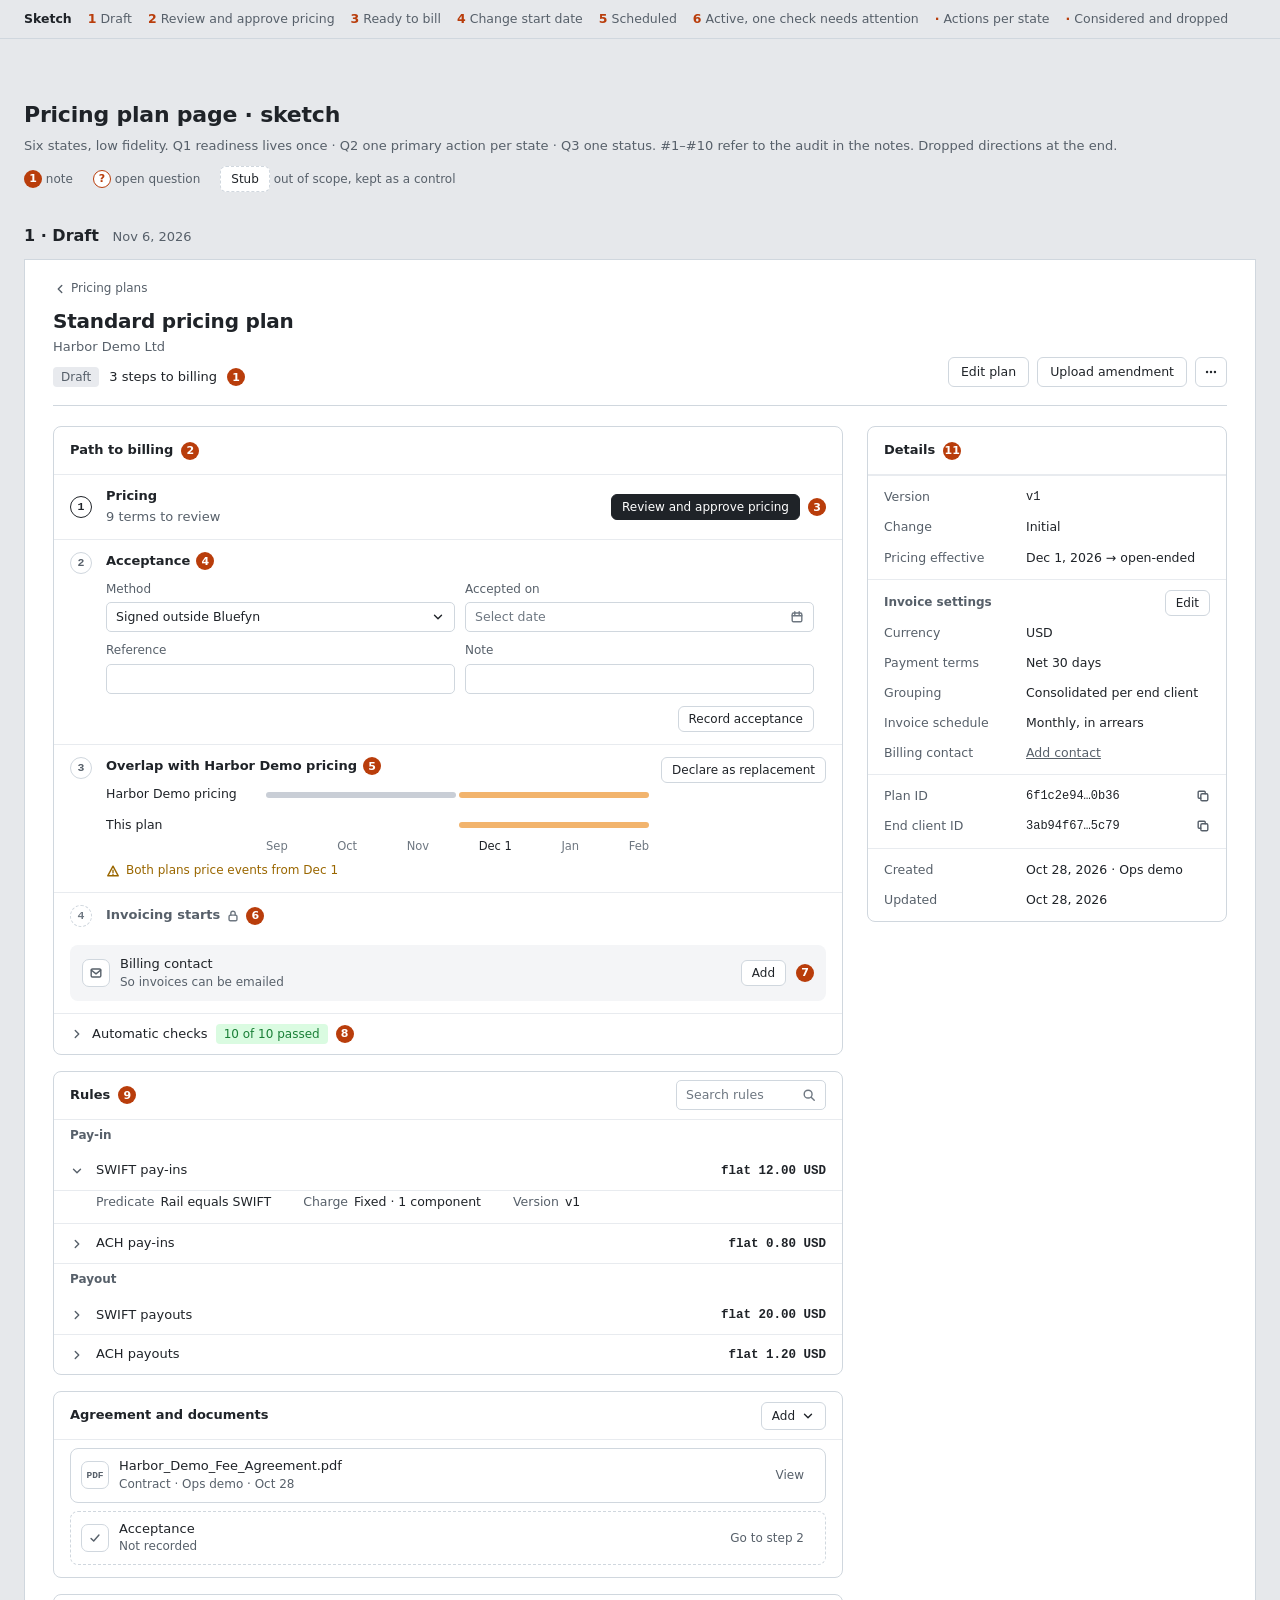
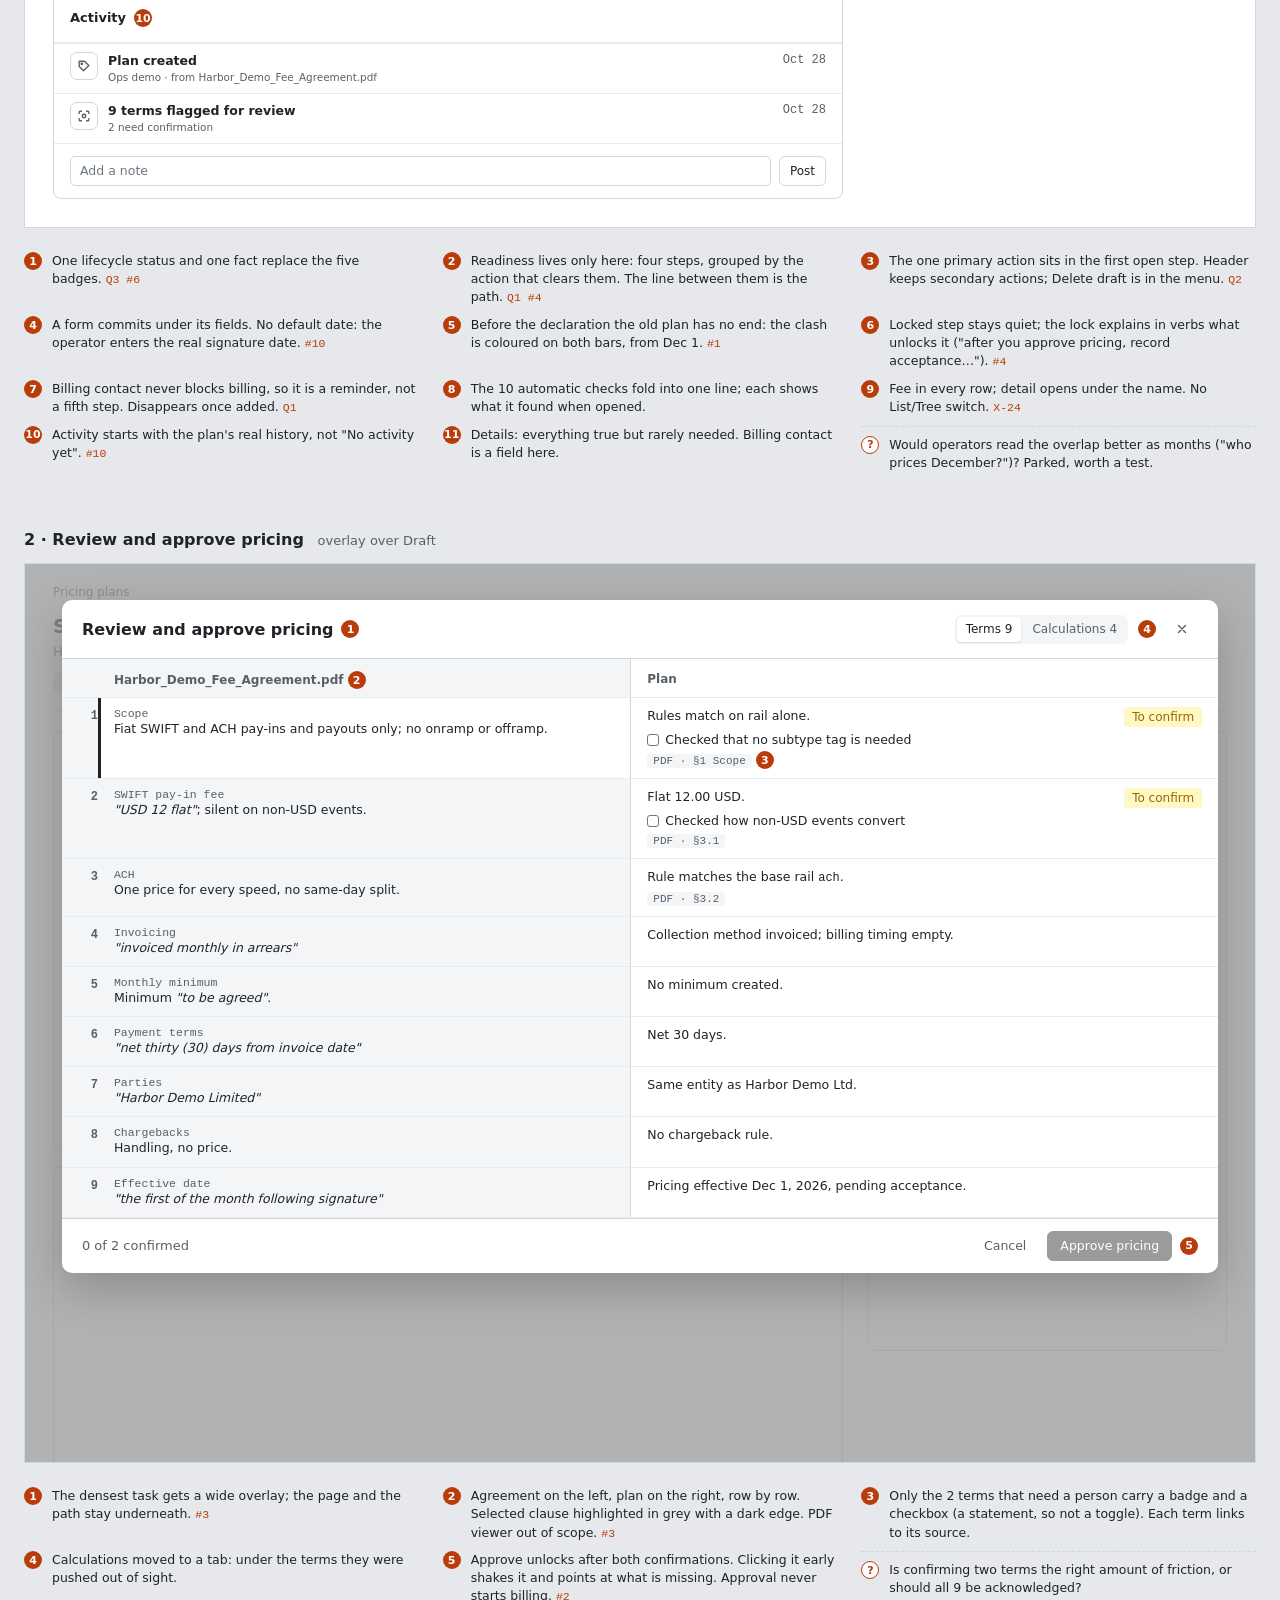
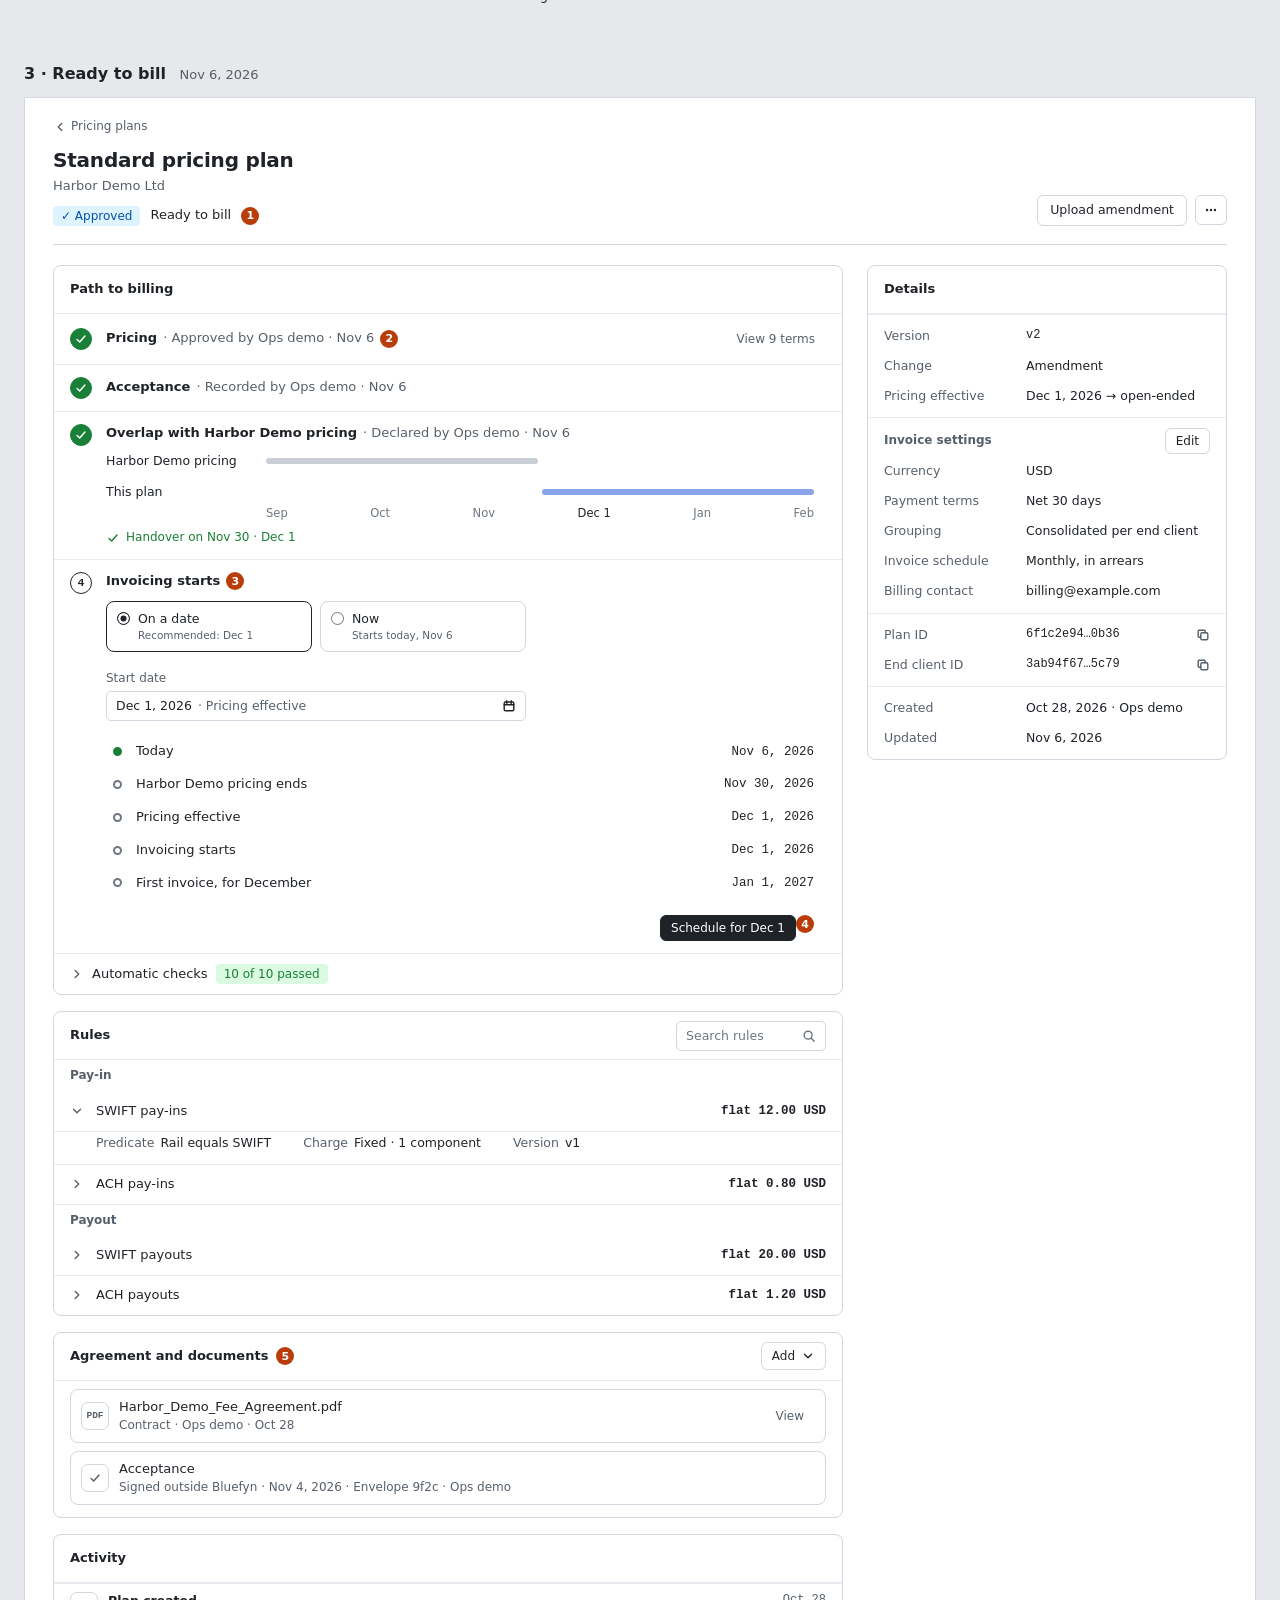
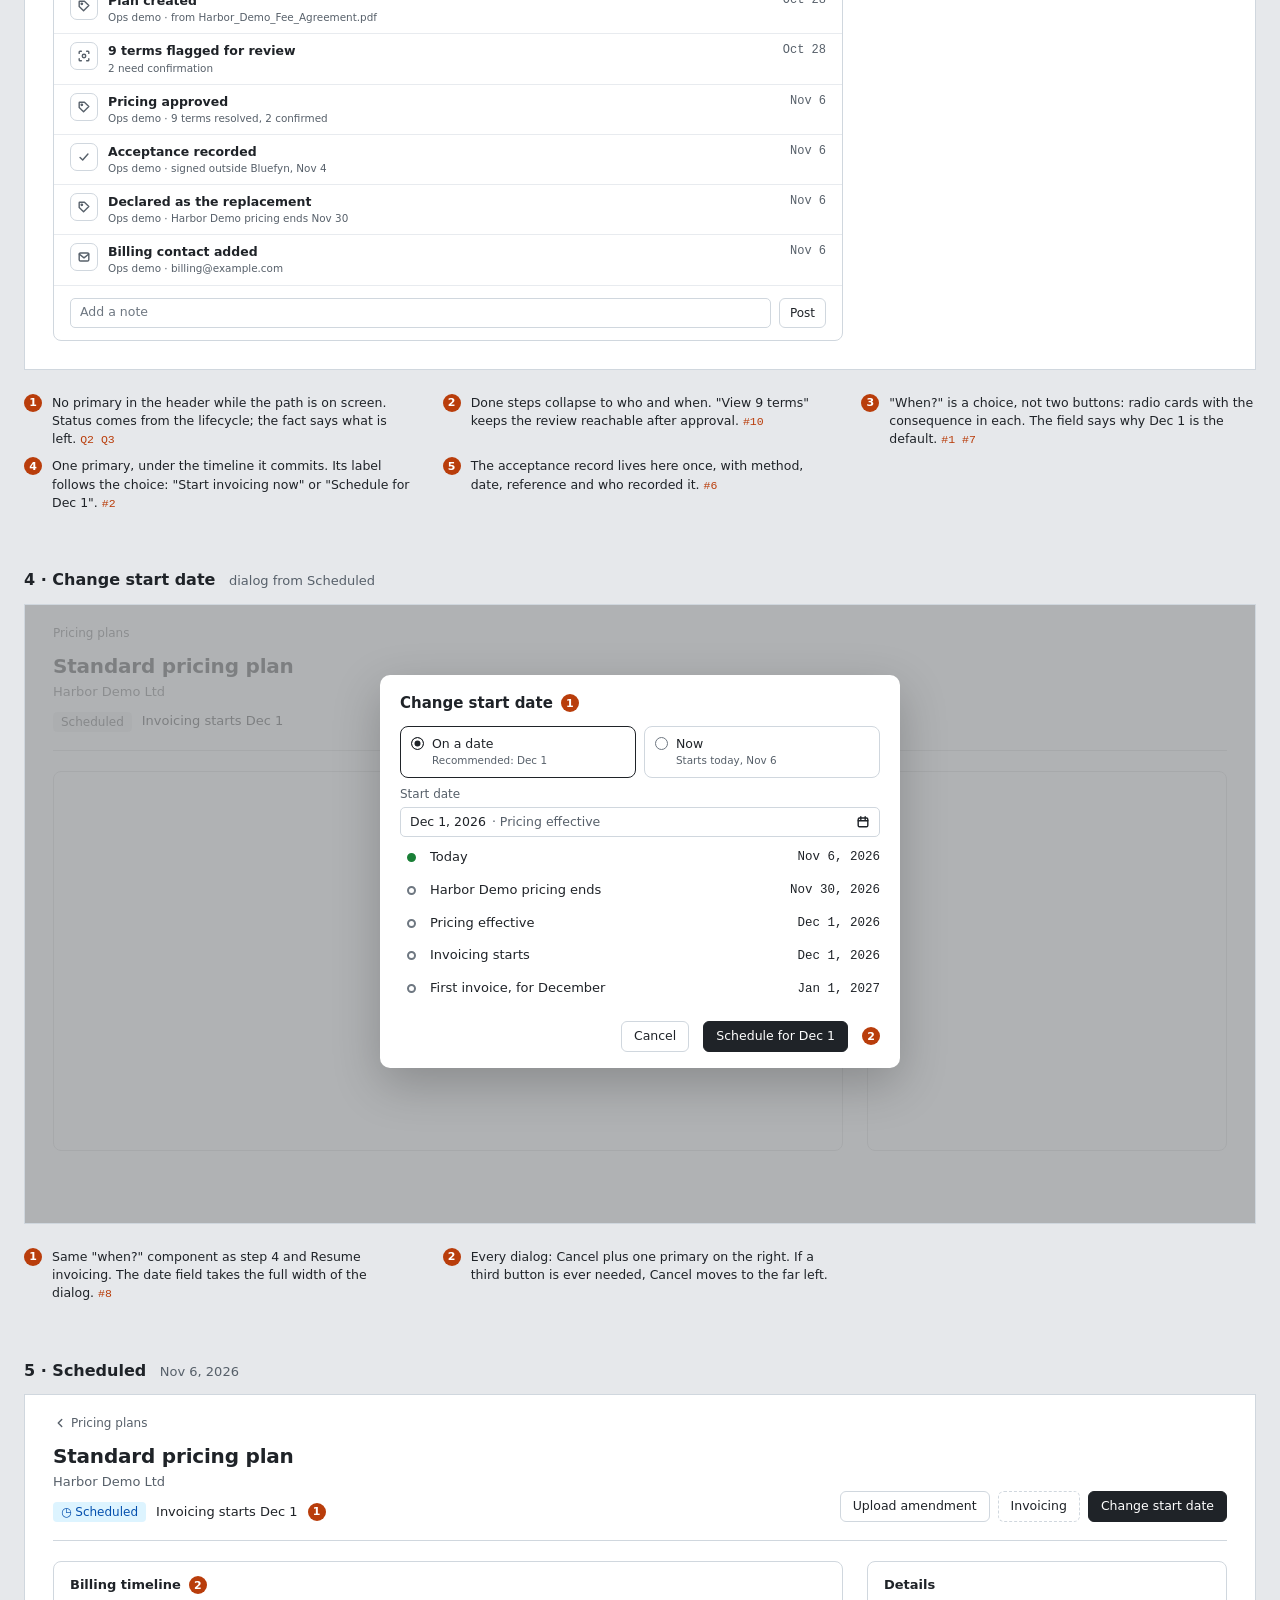
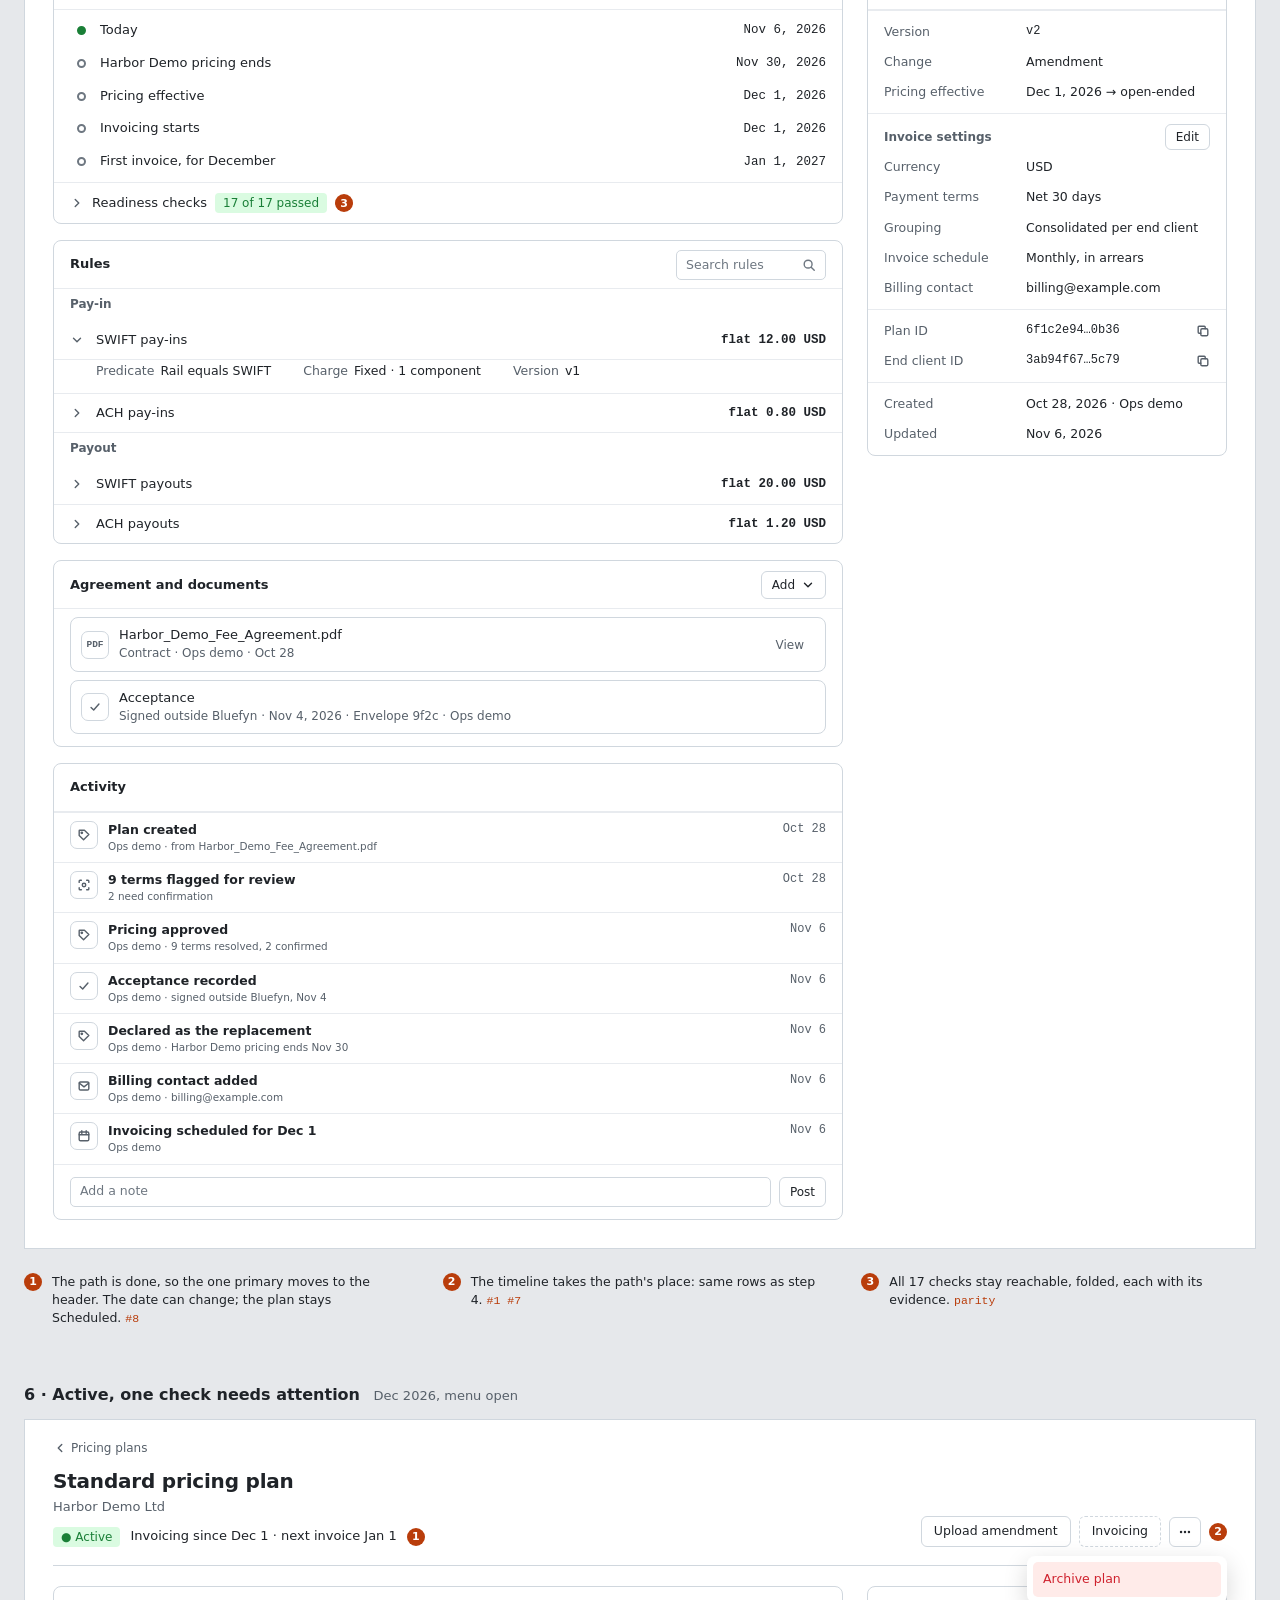
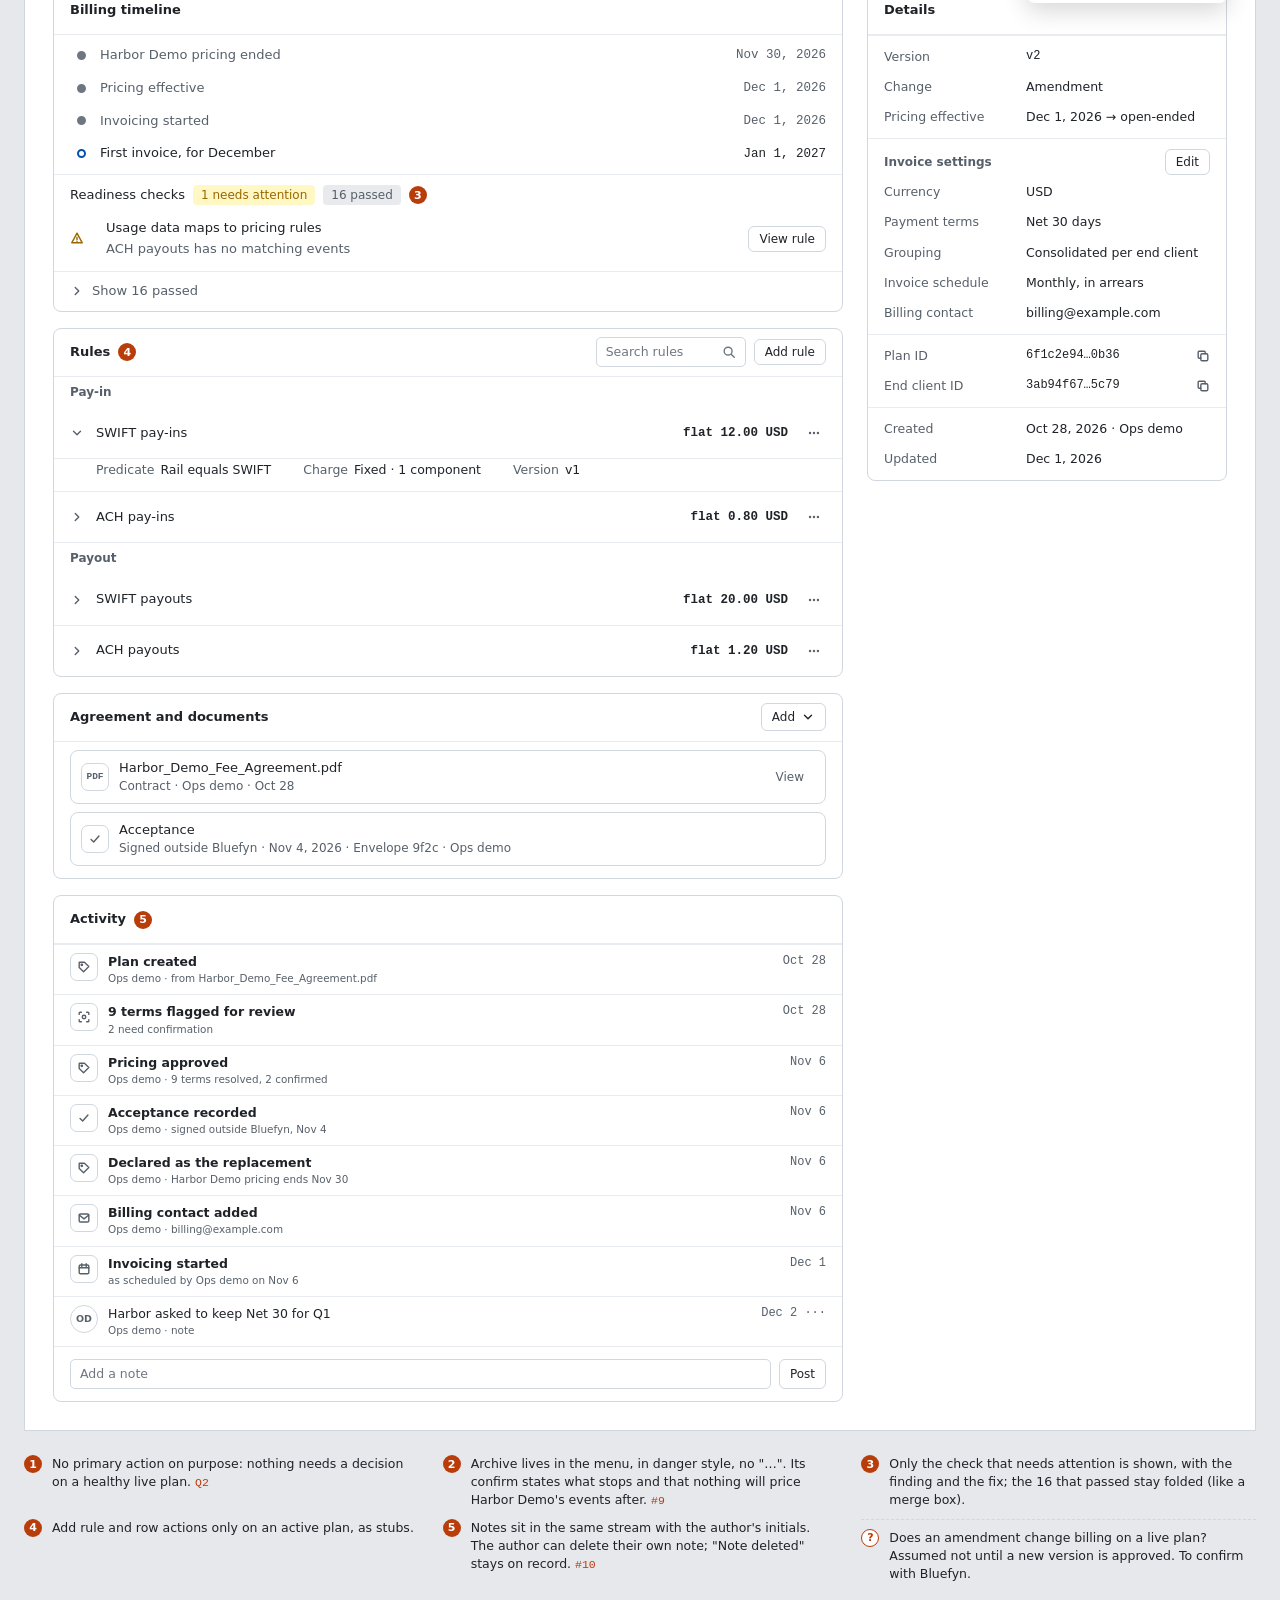
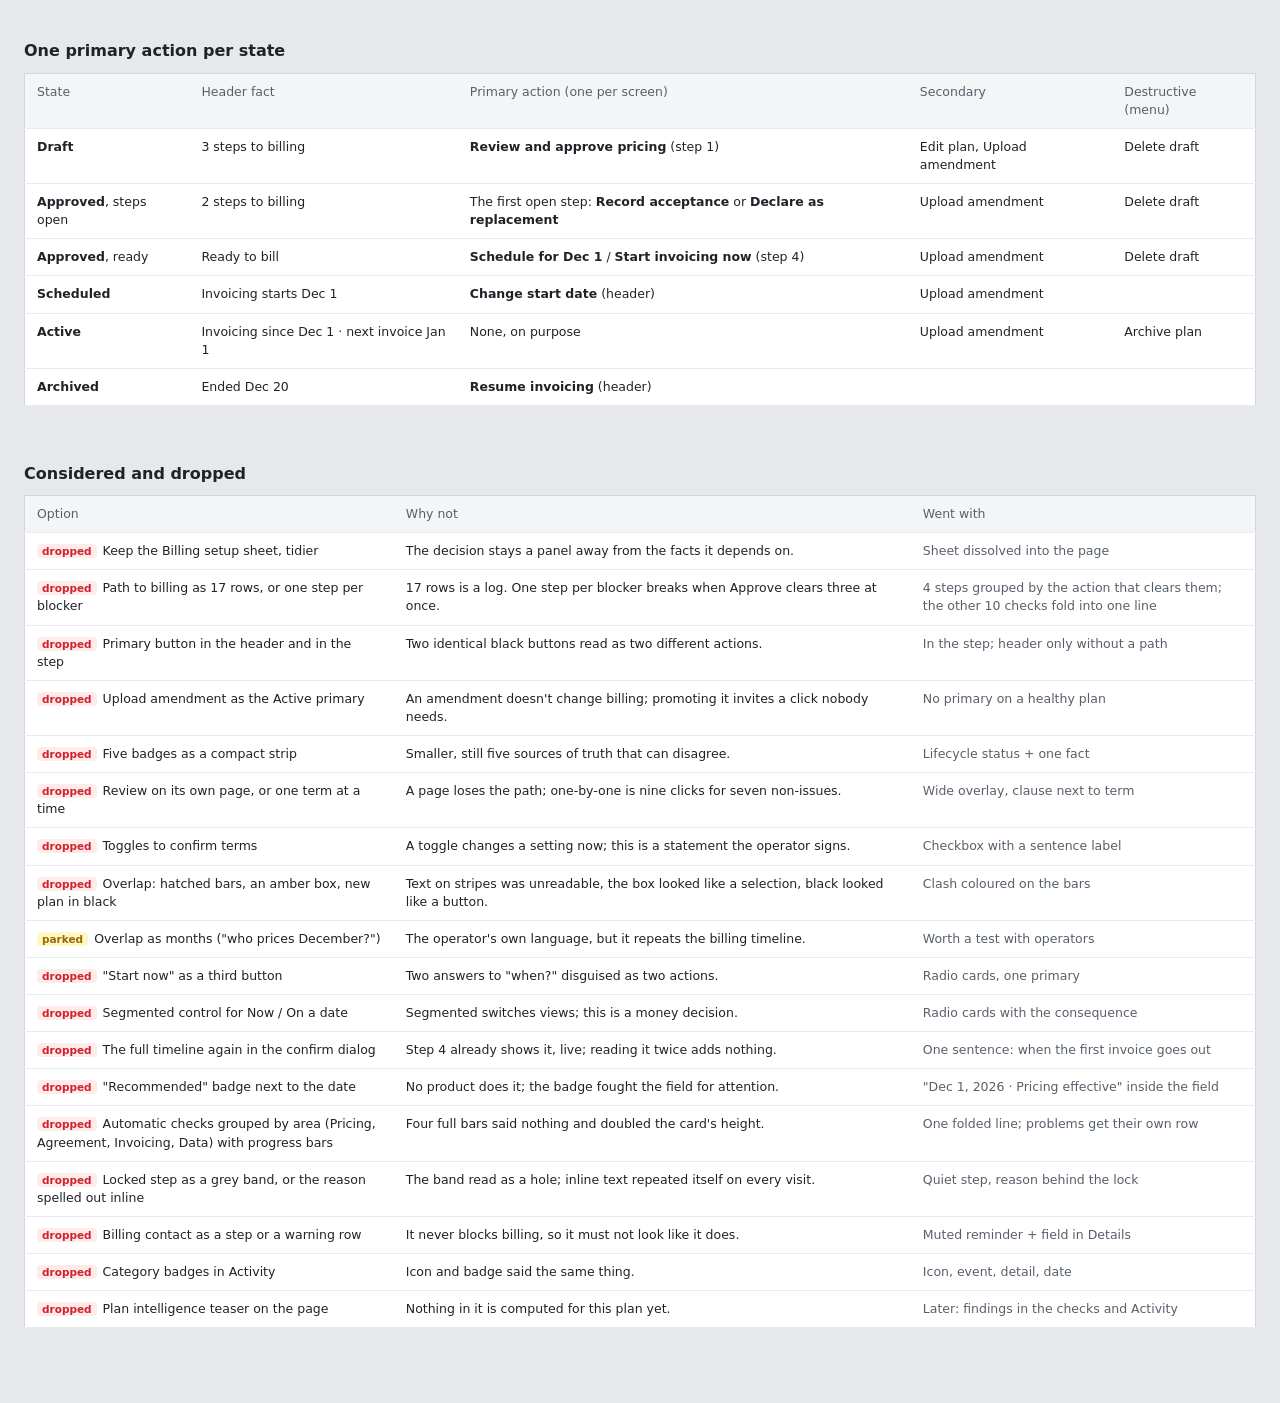
<file: sketch.html>
<!doctype html>
<html lang="en">
<head>
<meta charset="utf-8">
<meta name="viewport" content="width=device-width, initial-scale=1">
<title>Pricing plan page · sketch</title>
<link rel="icon" type="image/svg+xml" href="data:image/svg+xml,%3Csvg xmlns='http://www.w3.org/2000/svg' viewBox='0 0 329 320'%3E%3Cg fill='%23171717'%3E%3Cpath d='M0 0L132 0L154.8 152L136.2 152C119.7 152 109.2 152 94.966 141.886C77.823 129.705 66.504 110.84 54.156 90.261Z'/%3E%3Cpath d='M303.8 152L171.8 152L149 0L167.6 0C184.1 0 194.6 0 208.834 10.114C225.977 22.295 237.296 41.16 249.644 61.739Z'/%3E%3Cpath d='M25.2 168L157.2 168L180 320L161.4 320C144.9 320 134.4 320 120.166 309.886C103.023 297.705 91.704 278.84 79.356 258.261Z'/%3E%3Cpath d='M329 320L197 320L174.2 168L192.8 168C209.3 168 219.8 168 234.034 178.114C251.177 190.295 262.496 209.16 274.844 229.739Z'/%3E%3C/g%3E%3C/svg%3E">
<style>
  :root {
    --canvas: #e6e8eb;
    --surface: #ffffff;
    --block: #f4f5f7;
    --block-2: #e8eaee;
    --ink: #1f2328;
    --dim: #57606a;
    --faint: #6e7781;
    --line: #d0d7de;
    --line-soft: #e8ebef;
    --info: #0550ae;
    --info-bg: #ddf4ff;
    --success: #1a7f37;
    --success-bg: #dafbe1;
    --warn: #9a6700;
    --danger: #cf222e;
    --danger-bg: #ffebe9;
    --pin: #b93d0b;
    --mono: ui-monospace, "SF Mono", SFMono-Regular, Menlo, Consolas, monospace;
    --sans: -apple-system, BlinkMacSystemFont, "Inter", "Segoe UI", system-ui, sans-serif;
  }
  * { box-sizing: border-box; }
  body { margin: 0; background: var(--canvas); color: var(--ink); font: 13px/1.45 var(--sans); }
  .doc { width: 1640px; margin: 0 auto; padding: 40px 0 80px; }
  .doc-head { margin: 0 0 32px; }
  .doc-head h1 { font-size: 22px; margin: 0 0 6px; letter-spacing: -0.01em; }
  .doc-head p { margin: 0; color: var(--dim); }
  .doc-key { display: flex; gap: 20px; margin-top: 10px; color: var(--dim); font-size: 12px; align-items: center; }
  .mono { font-family: var(--mono); font-size: 12px; }
  .dim { color: var(--dim); }
  .ico { width: 14px; height: 14px; fill: none; stroke: currentColor; stroke-width: 1.6; stroke-linecap: round; stroke-linejoin: round; vertical-align: -2px; flex: none; }

  .screen { margin: 0 0 56px; }
  .screen > h2 { font-size: 16px; margin: 0 0 12px; }
  .screen > h2 > span { font-weight: 400; color: var(--dim); font-size: 13px; margin-left: 8px; }
  .row { display: flex; gap: 40px; align-items: flex-start; }
  .frame { width: 1280px; flex: none; background: var(--surface); border: 1px solid var(--line); position: relative; overflow: hidden; }
  .notes { width: 320px; flex: none; font-size: 12.5px; }
  .notes ol { list-style: none; margin: 0; padding: 0; display: grid; gap: 9px; }
  .notes li { display: grid; grid-template-columns: 24px 1fr; gap: 4px; }
  .notes .refs { color: var(--pin); font-family: var(--mono); font-size: 11.5px; margin-left: 4px; }
  .notes li.q { border-top: 1px dashed var(--line); padding-top: 9px; }

  .pin { display: inline-grid; place-items: center; width: 18px; height: 18px; border-radius: 50%; background: var(--pin); color: #fff; font: 600 11px/1 var(--sans); vertical-align: middle; flex: none; }
  .pin.q { background: var(--surface); color: var(--pin); border: 1.5px solid var(--pin); }

  /* app */
  .app { padding: 20px 28px 28px; }
  .crumb { color: var(--dim); font-size: 12px; margin-bottom: 10px; display: flex; align-items: center; gap: 4px; }
  .head-row { display: flex; justify-content: space-between; align-items: flex-end; gap: 24px; padding-bottom: 18px; border-bottom: 1px solid var(--line); }
  .head-row h1 { font-size: 20px; margin: 0; letter-spacing: -0.01em; }
  .client { color: var(--dim); margin-top: 2px; }
  .state { display: flex; align-items: center; gap: 10px; margin-top: 10px; font-weight: 500; }
  .actions { display: flex; gap: 8px; align-items: center; position: relative; }

  .btn { display: inline-flex; align-items: center; gap: 6px; font: 500 12.5px/1 var(--sans); border: 1px solid var(--line); background: var(--surface); color: var(--ink); padding: 8px 12px; border-radius: 6px; white-space: nowrap; }
  .btn.primary { background: var(--ink); color: #fff; border-color: var(--ink); }
  .btn.sm { padding: 6px 10px; font-size: 12px; }
  .btn.icon { padding: 7px 8px; }
  .btn.ghost { border-color: transparent; background: transparent; color: var(--dim); }
  .btn.stub { border-style: dashed; }

  .badge { display: inline-block; font: 500 12px/1 var(--sans); padding: 4px 8px; border-radius: 4px; background: var(--block-2); color: var(--dim); }
  .badge.info { background: var(--info-bg); color: var(--info); }
  .badge.success { background: var(--success-bg); color: var(--success); }

  .grid { display: grid; grid-template-columns: 1fr 380px; gap: 24px; margin-top: 20px; }
  .col { display: grid; gap: 16px; align-content: start; }
  .card { border: 1px solid var(--line); border-radius: 8px; background: var(--surface); }
  .card-head { display: flex; justify-content: space-between; align-items: center; min-height: 48px; padding: 8px 16px; border-bottom: 1px solid var(--line-soft); gap: 12px; }
  .card-title { font-weight: 600; display: flex; align-items: center; gap: 8px; }

  /* path */
  .step { display: grid; grid-template-columns: 24px 1fr auto; gap: 12px; padding: 12px 16px; border-bottom: 1px solid var(--line-soft); align-items: center; }
  .step.top { align-items: start; }
  .stepno { width: 22px; height: 22px; border-radius: 50%; border: 1.5px solid var(--line); display: grid; place-items: center; font: 600 11.5px/1 var(--mono); color: var(--dim); }
  .step.done .stepno { background: var(--success); border-color: var(--success); color: #fff; }
  .step.locked { color: var(--dim); background: var(--block); }
  .step.locked .stepno { border-style: dashed; }
  .step-title { font-weight: 600; display: flex; align-items: center; gap: 6px; }
  .step-fact { color: var(--dim); margin-top: 2px; }
  .inline { margin-top: 10px; display: grid; gap: 10px; }
  .fields { display: grid; grid-template-columns: 1.5fr 1fr 1fr 1fr auto; gap: 10px; align-items: end; }
  .field label { display: block; font-size: 12px; color: var(--dim); margin-bottom: 4px; }
  .input { height: 30px; border: 1px solid var(--line); background: var(--surface); border-radius: 5px; padding: 6px 9px; font-size: 12.5px; display: flex; align-items: center; justify-content: space-between; color: var(--ink); }
  .input.empty { color: var(--faint); }
  .sub-row { display: flex; justify-content: space-between; align-items: center; padding: 10px 16px; gap: 12px; border-bottom: 1px solid var(--line-soft); }
  .sub-row:last-child { border-bottom: 0; }
  .sub-row .lead { display: flex; align-items: center; gap: 8px; }
  .warn { color: var(--warn); }

  /* overlap bars */
  .bars { display: grid; gap: 6px; }
  .bar { display: grid; grid-template-columns: 170px 1fr; gap: 10px; align-items: center; font-size: 12.5px; }
  .track { height: 22px; background: var(--block); border-radius: 4px; position: relative; }
  .fill { position: absolute; top: 2px; bottom: 2px; border-radius: 3px; background: var(--block-2); font: 11.5px/18px var(--mono); padding: 0 8px; color: var(--dim); white-space: nowrap; }
  .fill.new { background: var(--info-bg); color: var(--info); }

  /* timeline: label, date */
  .tl { list-style: none; margin: 0; padding: 4px 0; }
  .tl li { display: grid; grid-template-columns: 22px 1fr auto; gap: 8px; align-items: center; padding: 7px 16px; }
  .tl .dot { width: 9px; height: 9px; border-radius: 50%; border: 2px solid var(--faint); background: var(--surface); justify-self: center; }
  .tl li.past .dot { background: var(--faint); }
  .tl li.now .dot { border-color: var(--success); background: var(--success); }
  .tl li.next .dot { border-color: var(--info); }
  .tl .date { font-family: var(--mono); font-size: 12.5px; }
  .tl li.past { color: var(--dim); }
  .inline .tl li { padding-left: 0; padding-right: 0; }

  /* rules */
  .rule-tools { display: flex; align-items: center; gap: 8px; }
  .tabs { display: flex; gap: 2px; background: var(--block); border-radius: 6px; padding: 2px; }
  .tabs span { padding: 5px 9px; border-radius: 4px; font-size: 12px; color: var(--dim); }
  .tabs span b { font-family: var(--mono); font-weight: 500; margin-left: 4px; }
  .tabs span.on { background: var(--surface); color: var(--ink); box-shadow: 0 1px 2px rgba(31,35,40,.12); }
  .search { width: 150px; }
  .group-head { padding: 7px 16px; background: var(--block); font-size: 12px; font-weight: 600; color: var(--dim); border-bottom: 1px solid var(--line-soft); }
  .rule { display: grid; grid-template-columns: 16px 1fr auto auto; gap: 10px; padding: 10px 16px; border-bottom: 1px solid var(--line-soft); align-items: center; }
  .rule.with-menu { grid-template-columns: 16px 1fr auto auto 28px; }
  .rule:last-child { border-bottom: 0; }
  .rule .name { font-weight: 500; }
  .rule .fee { font-family: var(--mono); font-size: 12.5px; font-weight: 600; text-align: right; min-width: 120px; }
  .chip { display: inline-block; font: 11.5px/1 var(--mono); border: 1px solid var(--line); border-radius: 4px; padding: 3px 5px; color: var(--dim); }
  .rule-detail { display: grid; grid-template-columns: repeat(3, auto); justify-content: start; gap: 6px 32px; padding: 2px 16px 12px 42px; border-bottom: 1px solid var(--line-soft); font-size: 12.5px; }
  .rule-detail .k { color: var(--dim); margin-right: 6px; }

  /* kv lists */
  .kv { display: grid; grid-template-columns: 132px 1fr auto; gap: 10px; padding: 6px 16px; font-size: 12.5px; align-items: center; }
  .kv .k { color: var(--dim); }
  .sec { border-top: 1px solid var(--line-soft); padding: 6px 0; }
  .sec:first-child { border-top: 0; }
  .sec-head { display: flex; justify-content: space-between; align-items: center; padding: 4px 16px 2px; font-size: 12px; font-weight: 600; color: var(--dim); }
  .doc-row { display: flex; align-items: center; gap: 10px; padding: 10px 16px; border-bottom: 1px solid var(--line-soft); }
  .doc-row:last-child { border-bottom: 0; }
  .doc-row .k { width: 96px; color: var(--dim); display: flex; align-items: center; gap: 5px; }
  .doc-row .grow { flex: 1; }
  .act { display: grid; grid-template-columns: 96px 1fr; gap: 10px; padding: 8px 16px; border-top: 1px solid var(--line-soft); font-size: 12.5px; }
  .act .when { font-family: var(--mono); font-size: 12px; color: var(--dim); }
  .composer { display: flex; gap: 8px; padding: 12px 16px; }
  .composer .input { flex: 1; }
  .empty-line { padding: 10px 16px; border-top: 1px solid var(--line-soft); color: var(--dim); font-size: 12.5px; }

  /* overlays: elevation by shadow only */
  .dimmed { filter: grayscale(1); opacity: .35; }
  .scrim { position: absolute; inset: 0; background: rgba(31,35,40,.35); }
  .overlay { position: absolute; left: 40px; top: 36px; width: 1200px; background: var(--surface); border-radius: 10px; box-shadow: 0 16px 48px rgba(0,0,0,.22); overflow: hidden; }
  .ov-head { display: flex; justify-content: space-between; align-items: center; padding: 14px 20px; border-bottom: 1px solid var(--line); }
  .ov-head h2 { margin: 0; font-size: 16px; display: flex; align-items: center; gap: 8px; }
  .terms { display: grid; grid-template-columns: 36px 470px 1fr; }
  .terms > div { padding: 9px 16px; border-bottom: 1px solid var(--line-soft); font-size: 12.5px; }
  .terms .n { font: 600 12px/18px var(--mono); color: var(--dim); text-align: right; padding-right: 0; background: var(--block); }
  .terms .a { background: var(--block); border-right: 1px solid var(--line); }
  .terms .a i { font-style: italic; }
  .terms .a .ref { font: 11.5px var(--mono); color: var(--dim); display: block; }
  .terms .h { font-size: 12px; font-weight: 600; color: var(--dim); padding-top: 12px; padding-bottom: 8px; }
  .needs { color: var(--warn); font-weight: 500; display: block; margin-top: 2px; }
  .ov-sec { padding: 14px 20px 6px; }
  .ov-sec h4 { margin: 0 0 6px; font-size: 13px; }
  table.calc { width: 100%; border-collapse: collapse; font-size: 12.5px; }
  table.calc th { text-align: left; color: var(--dim); font-weight: 500; padding: 6px 8px; border-bottom: 1px solid var(--line); }
  table.calc td { padding: 6px 8px; border-bottom: 1px solid var(--line-soft); }
  table.calc .num { text-align: right; font-family: var(--mono); }
  .ov-foot { display: flex; justify-content: flex-end; align-items: center; padding: 12px 20px; border-top: 1px solid var(--line); gap: 14px; }
  .dialog { position: absolute; left: 50%; top: 140px; transform: translateX(-50%); width: 480px; background: var(--surface); border-radius: 10px; box-shadow: 0 16px 48px rgba(0,0,0,.22); }
  .dialog h2 { margin: 0; padding: 18px 20px 6px; font-size: 15px; display: flex; align-items: center; gap: 8px; }
  .dialog .tl li { padding-left: 20px; padding-right: 20px; }
  .menu { position: absolute; right: 0; top: 40px; width: 200px; background: var(--surface); border-radius: 8px; box-shadow: 0 8px 24px rgba(0,0,0,.16); padding: 6px; z-index: 2; }
  .menu .item { padding: 8px 10px; border-radius: 5px; font-size: 12.5px; color: var(--danger); background: var(--danger-bg); font-weight: 500; }

  /* legend */
  .legend { width: 1280px; }
  .legend h2 { font-size: 16px; margin: 0 0 10px; }
  .legend table { width: 100%; border-collapse: collapse; background: var(--surface); border: 1px solid var(--line); font-size: 12.5px; }
  .legend th, .legend td { text-align: left; padding: 9px 12px; border-bottom: 1px solid var(--line-soft); vertical-align: top; }
  .legend th { color: var(--dim); font-weight: 500; background: var(--block); }

  /* --- fluid layout, no horizontal scroll --- */
  .doc { width: auto; max-width: 1660px; padding: 0 24px 80px; }
  .doc-nav { position: sticky; top: 0; z-index: 10; background: rgba(230,232,235,.94); backdrop-filter: blur(6px); border-bottom: 1px solid var(--line); margin: 0 -24px 28px; padding: 10px 24px; display: flex; flex-wrap: wrap; gap: 4px 16px; font-size: 12.5px; }
  .doc-nav a { color: var(--dim); text-decoration: none; }
  .doc-nav a:hover { color: var(--ink); text-decoration: underline; }
  .doc-nav b { color: var(--pin); font-weight: 600; margin-right: 4px; }
  .doc-head { padding-top: 32px; }
  .row { flex-wrap: wrap; gap: 24px 32px; }
  .frame { width: auto; flex: 1 1 980px; max-width: 1280px; min-width: 0; }
  .notes { width: auto; flex: 1 1 280px; max-width: 360px; }
  @media (max-width: 1340px) { .notes { max-width: none; flex-basis: 100%; } .notes ol { grid-template-columns: repeat(auto-fill, minmax(300px, 1fr)); gap: 9px 24px; } }
  .grid { grid-template-columns: minmax(0,1fr) minmax(280px,360px); }
  @media (max-width: 1100px) { .grid { grid-template-columns: 1fr; } }
  .overlay { left: 3%; right: 3%; width: auto; }
  .terms { grid-template-columns: 36px minmax(0,1fr) minmax(0,1.1fr); }
  .dialog { width: min(520px, 90%); }
  .legend { width: auto; max-width: 1280px; margin-top: 56px; }
  .fields { grid-template-columns: repeat(2, minmax(0,1fr)); }
  .form-foot { display: flex; justify-content: flex-end; margin-top: 2px; }
  .step-title .ico.lock { color: var(--faint); }
  /* components */
  .bar2 { display: grid; grid-template-columns: 150px 1fr; gap: 10px; align-items: center; font-size: 12.5px; }
  .seg2 { position: relative; height: 6px; }
  .seg2 i { position: absolute; top: 0; bottom: 0; border-radius: 3px; }
  .ticks { display: grid; grid-template-columns: 150px 1fr; gap: 10px; font-size: 11.5px; color: var(--faint); margin-top: 4px; }
  .ticks div { display: flex; justify-content: space-between; }
  .ticks b { color: var(--ink); font-weight: 500; }
  .clash { color: var(--warn); font-size: 12px; font-weight: 500; display: flex; gap: 6px; align-items: center; margin-top: 8px; }
  .handover { color: var(--success); font-size: 12px; font-weight: 500; display: flex; gap: 6px; align-items: center; margin-top: 8px; }
  .item-muted { display: flex; align-items: center; gap: 10px; margin: 6px 16px 12px; padding: 10px 12px; border-radius: 8px; background: var(--block); }
  .tile { width: 28px; height: 28px; border-radius: 7px; display: grid; place-items: center; background: var(--surface); border: 1px solid var(--line); color: var(--dim); flex: none; font: 600 9.5px var(--mono); }
  .checks-line { display: flex; align-items: center; gap: 8px; padding: 10px 16px; border-top: 1px solid var(--line-soft); }
  .rcards { display: grid; grid-template-columns: 1fr 1fr; gap: 8px; }
  .rcard { border: 1px solid var(--line); border-radius: 8px; padding: 8px 10px; display: flex; gap: 8px; font-size: 12.5px; }
  .rcard.on { border: 1.5px solid var(--ink); }
  .rcard .r { width: 13px; height: 13px; border-radius: 50%; border: 1.5px solid var(--faint); margin-top: 2px; flex: none; }
  .rcard.on .r { border-color: var(--ink); box-shadow: inset 0 0 0 2.5px #fff; background: var(--ink); }
  .rcard small { display: block; color: var(--dim); }
  .doc-item { display: flex; align-items: center; gap: 10px; margin: 8px 16px; padding: 8px 10px; border: 1px solid var(--line); border-radius: 8px; }
  .doc-item.slot { border-style: dashed; }
  .doc-item small { display: block; color: var(--dim); font-size: 12px; }
  .ev { display: grid; grid-template-columns: 28px 1fr auto; gap: 10px; padding: 8px 16px; border-top: 1px solid var(--line-soft); font-size: 12.5px; align-items: start; }
  .ev small { display: block; color: var(--dim); }
  .ev .when { font-family: var(--mono); font-size: 12px; color: var(--dim); }
  .chk { display: flex; gap: 6px; align-items: center; margin-top: 6px; font-weight: 500; }
  .chk i { width: 12px; height: 12px; border: 1.5px solid var(--faint); border-radius: 3px; display: inline-block; }
  .src { display: inline-block; margin-top: 4px; font: 11px var(--mono); color: var(--dim); background: var(--block); border-radius: 4px; padding: 1px 6px; }
  .tabs2 { display: inline-flex; gap: 2px; background: var(--block); border-radius: 6px; padding: 2px; font-size: 12px; }
  .tabs2 span { padding: 4px 9px; border-radius: 4px; color: var(--dim); }
  .tabs2 span.on { background: var(--surface); color: var(--ink); box-shadow: 0 1px 2px rgba(31,35,40,.12); }
  .terms .hl { background: #fff; box-shadow: inset 3px 0 0 var(--ink); }
  .badge.warnb { background: #fff8c5; color: var(--warn); }
  .dropped table td:first-child { width: 30%; font-weight: 500; }
  .dropped table td.why { color: var(--ink); }
  .dropped table td.went { color: var(--dim); width: 28%; }
  .tag-x { font: 600 10.5px var(--sans); color: var(--danger); background: var(--danger-bg); border-radius: 4px; padding: 1px 5px; margin-right: 6px; }
  .tag-p { font: 600 10.5px var(--sans); color: var(--warn); background: #fff8c5; border-radius: 4px; padding: 1px 5px; margin-right: 6px; }
</style>
</head>
<body>
<svg width="0" height="0" style="position:absolute" aria-hidden="true">
  <symbol id="i-dots" viewBox="0 0 16 16"><circle cx="3.5" cy="8" r=".6"/><circle cx="8" cy="8" r=".6"/><circle cx="12.5" cy="8" r=".6"/></symbol>
  <symbol id="i-right" viewBox="0 0 16 16"><path d="M6 4l4 4-4 4"/></symbol>
  <symbol id="i-down" viewBox="0 0 16 16"><path d="M4 6l4 4 4-4"/></symbol>
  <symbol id="i-left" viewBox="0 0 16 16"><path d="M10 4L6 8l4 4"/></symbol>
  <symbol id="i-check" viewBox="0 0 16 16"><path d="M3.5 8.5l3 3 6-7"/></symbol>
  <symbol id="i-x" viewBox="0 0 16 16"><path d="M4 4l8 8M12 4l-8 8"/></symbol>
  <symbol id="i-warn" viewBox="0 0 16 16"><path d="M8 2.5l6 11H2z"/><path d="M8 7v3M8 12v.01"/></symbol>
  <symbol id="i-info" viewBox="0 0 16 16"><circle cx="8" cy="8" r="6"/><path d="M8 7.5V11M8 5v.01"/></symbol>
  <symbol id="i-copy" viewBox="0 0 16 16"><rect x="5.5" y="5.5" width="8" height="8" rx="1.5"/><path d="M10.5 5.5V3.5a1 1 0 00-1-1h-6a1 1 0 00-1 1v6a1 1 0 001 1h2"/></symbol>
  <symbol id="i-lock" viewBox="0 0 16 16"><rect x="3.5" y="7" width="9" height="6.5" rx="1.5"/><path d="M5.5 7V5a2.5 2.5 0 015 0v2"/></symbol>
  <symbol id="i-search" viewBox="0 0 16 16"><circle cx="7" cy="7" r="4.5"/><path d="M10.5 10.5L14 14"/></symbol>
  <symbol id="i-cal" viewBox="0 0 16 16"><rect x="2.5" y="3.5" width="11" height="10" rx="1.5"/><path d="M2.5 6.5h11M5.5 2v3M10.5 2v3"/></symbol>
  <symbol id="i-mail" viewBox="0 0 16 16"><rect x="2.5" y="3.5" width="11" height="9" rx="1.5"/><path d="M2.5 4.5L8 9l5.5-4.5"/></symbol>
  <symbol id="i-tag" viewBox="0 0 16 16"><path d="M2.5 8.5V3a.5.5 0 01.5-.5h5.5l5 5-6 6z"/><circle cx="5.5" cy="5.5" r=".8"/></symbol>
  <symbol id="i-scan" viewBox="0 0 16 16"><path d="M2.5 5V3.5a1 1 0 011-1H5M11 2.5h1.5a1 1 0 011 1V5M13.5 11v1.5a1 1 0 01-1 1H11M5 13.5H3.5a1 1 0 01-1-1V11"/><circle cx="8" cy="8" r="2"/></symbol>
  <symbol id="i-circlecheck" viewBox="0 0 16 16"><circle cx="8" cy="8" r="6"/><path d="M5.5 8.2l1.8 1.8 3.4-3.6"/></symbol>
</svg>
<div class="doc">
  <nav class="doc-nav"><span style="font-weight:600;color:var(--ink)">Sketch</span><a href="#draft"><b>1</b>Draft</a><a href="#review"><b>2</b>Review and approve pricing</a><a href="#ready"><b>3</b>Ready to bill</a><a href="#change"><b>4</b>Change start date</a><a href="#scheduled"><b>5</b>Scheduled</a><a href="#active"><b>6</b>Active, one check needs attention</a><a href="#actions"><b>·</b>Actions per state</a><a href="#dropped"><b>·</b>Considered and dropped</a></nav>
  <header class="doc-head">
    <h1>Pricing plan page · sketch</h1>
    <p>Six states, low fidelity. Q1 readiness lives once · Q2 one primary action per state · Q3 one status. #1–#10 refer to the audit in the notes. Dropped directions at the end.</p>
    <div class="doc-key"><span><span class="pin">1</span> note</span><span><span class="pin q">?</span> open question</span><span><span class="btn sm stub">Stub</span> out of scope, kept as a control</span></div>
  </header>
  <section class="screen" id="draft"><h2>1 · Draft <span>Nov 6, 2026</span></h2><div class="row"><div class="frame"><div class="app">
<div class="crumb"><svg class="ico"><use href="#i-left"/></svg>Pricing plans</div>
<div class="head-row">
  <div><h1>Standard pricing plan</h1><div class="client">Harbor Demo Ltd</div><div class="state"><span class="badge">Draft</span>3 steps to billing <span class="pin">1</span></div></div>
  <div class="actions"><button class="btn">Edit plan</button><button class="btn">Upload amendment</button><button class="btn icon" aria-label="More"><svg class="ico"><use href="#i-dots"/></svg></button></div>
</div>
<div class="grid"><div class="col">
  <div class="card">
    <div class="card-head"><span class="card-title">Path to billing <span class="pin">2</span></span></div>
    <div class="step"><div class="stepno" style="border-color:var(--ink);color:var(--ink)">1</div><div><div class="step-title">Pricing</div><div class="step-fact">9 terms to review</div></div><span class="actions"><button class="btn primary sm">Review and approve pricing</button> <span class="pin">3</span></span></div>
    <div class="step top"><div class="stepno">2</div><div>
      <div class="step-title">Acceptance <span class="pin">4</span></div>
      <div class="inline"><div class="fields">
        <div class="field"><label>Method</label><div class="input">Signed outside Bluefyn <svg class="ico"><use href="#i-down"/></svg></div></div>
        <div class="field"><label>Accepted on</label><div class="input empty">Select date <svg class="ico"><use href="#i-cal"/></svg></div></div>
        <div class="field"><label>Reference</label><div class="input empty">&nbsp;</div></div>
        <div class="field"><label>Note</label><div class="input empty">&nbsp;</div></div>
      </div><div class="form-foot"><button class="btn sm">Record acceptance</button></div></div>
    </div><span></span></div>
    <div class="step top"><div class="stepno">3</div><div>
      <div class="step-title">Overlap with Harbor Demo pricing <span class="pin">5</span></div><div style="margin-top:10px">
  <div class="bar2"><span>Harbor Demo pricing</span><div class="seg2"><i style="left:0;width:49.6%;background:#c9ced6"></i><i style="left:50.4%;right:0;background:#f2b46d"></i></div></div>
  <div class="bar2" style="margin-top:12px"><span>This plan</span><div class="seg2"><i style="left:50.4%;right:0;background:#f2b46d"></i></div></div>
  <div class="ticks"><span></span><div><span>Sep</span><span>Oct</span><span>Nov</span><b>Dec 1</b><span>Jan</span><span>Feb</span></div></div>
  <div class="clash"><svg class="ico"><use href="#i-warn"/></svg>Both plans price events from Dec 1</div>
</div>
    </div><span class="actions" style="align-self:start"><button class="btn sm">Declare as replacement</button></span></div>
    <div class="step" style="border-bottom:0"><div class="stepno" style="border-style:dashed;color:var(--faint)">4</div><div class="step-title" style="color:var(--dim)">Invoicing starts <svg class="ico lock"><use href="#i-lock"/></svg> <span class="pin">6</span></div><span></span></div>
    <div class="item-muted"><span class="tile"><svg class="ico"><use href="#i-mail"/></svg></span><div style="flex:1">Billing contact<div class="dim" style="font-size:12px">So invoices can be emailed</div></div><button class="btn sm">Add</button> <span class="pin">7</span></div>
    <div class="checks-line"><svg class="ico dim"><use href="#i-right"/></svg><span>Automatic checks</span><span class="badge success">10 of 10 passed</span> <span class="pin">8</span></div>
  </div>
  <div class="card">
  <div class="card-head"><span class="card-title">Rules <span class="pin">9</span></span><span class="rule-tools"><span class="input empty search"><span>Search rules</span><svg class="ico"><use href="#i-search"/></svg></span></span></div>
  <div class="group-head" style="background:none;border-bottom:0">Pay-in</div>
  <div class="rule"><svg class="ico dim"><use href="#i-down"/></svg><span class="name">SWIFT pay-ins</span><span></span><span class="fee">flat 12.00 USD</span></div>
  <div class="rule-detail"><span><span class="k">Predicate</span>Rail equals SWIFT</span><span><span class="k">Charge</span>Fixed · 1 component</span><span><span class="k">Version</span>v1</span></div>
  <div class="rule"><svg class="ico dim"><use href="#i-right"/></svg><span class="name">ACH pay-ins</span><span></span><span class="fee">flat 0.80 USD</span></div>
  <div class="group-head" style="background:none;border-bottom:0">Payout</div>
  <div class="rule"><svg class="ico dim"><use href="#i-right"/></svg><span class="name">SWIFT payouts</span><span></span><span class="fee">flat 20.00 USD</span></div>
  <div class="rule"><svg class="ico dim"><use href="#i-right"/></svg><span class="name">ACH payouts</span><span></span><span class="fee">flat 1.20 USD</span></div>
</div>
  <div class="card">
  <div class="card-head"><span class="card-title">Agreement and documents</span><button class="btn sm">Add <svg class="ico"><use href="#i-down"/></svg></button></div>
  <div class="doc-item"><span class="tile">PDF</span><div style="flex:1">Harbor_Demo_Fee_Agreement.pdf<small>Contract · Ops demo · Oct 28</small></div><button class="btn sm ghost">View</button></div>
  <div class="doc-item slot"><span class="tile"><svg class="ico"><use href="#i-check"/></svg></span><div style="flex:1">Acceptance<small>Not recorded</small></div><button class="btn sm ghost">Go to step 2</button></div>
  <div style="height:4px"></div>
</div>
  <div class="card">
  <div class="card-head"><span class="card-title">Activity <span class="pin">10</span></span></div>
  <div class="ev"><span class="tile"><svg class="ico"><use href="#i-tag"/></svg></span><div><b>Plan created</b><small>Ops demo · from Harbor_Demo_Fee_Agreement.pdf</small></div><span class="when">Oct 28</span></div><div class="ev"><span class="tile"><svg class="ico"><use href="#i-scan"/></svg></span><div><b>9 terms flagged for review</b><small>2 need confirmation</small></div><span class="when">Oct 28</span></div>
  <div class="composer" style="border-top:1px solid var(--line-soft)"><div class="input empty">Add a note</div><button class="btn sm">Post</button></div>
</div>
</div><div class="col"><div class="card">
  <div class="card-head"><span class="card-title">Details <span class="pin">11</span></span></div>
  <div class="sec">
    <div class="kv"><span class="k">Version</span><span class="mono">v1</span></div>
    <div class="kv"><span class="k">Change</span><span>Initial</span></div>
    <div class="kv"><span class="k">Pricing effective</span><span>Dec 1, 2026 → open-ended</span></div>
  </div>
  <div class="sec">
    <div class="sec-head">Invoice settings <button class="btn sm">Edit</button></div>
    <div class="kv"><span class="k">Currency</span><span>USD</span></div>
    <div class="kv"><span class="k">Payment terms</span><span>Net 30 days</span></div>
    <div class="kv"><span class="k">Grouping</span><span>Consolidated per end client</span></div>
    <div class="kv"><span class="k">Invoice schedule</span><span>Monthly, in arrears</span></div>
    <div class="kv"><span class="k">Billing contact</span><span><a class="dim" style="text-decoration:underline">Add contact</a></span></div>
  </div>
  <div class="sec">
    <div class="kv"><span class="k">Plan ID</span><span class="mono">6f1c2e94…0b36</span><svg class="ico dim"><use href="#i-copy"/></svg></div>
    <div class="kv"><span class="k">End client ID</span><span class="mono">3ab94f67…5c79</span><svg class="ico dim"><use href="#i-copy"/></svg></div>
  </div>
  <div class="sec">
    <div class="kv"><span class="k">Created</span><span>Oct 28, 2026 · Ops demo</span></div>
    <div class="kv"><span class="k">Updated</span><span>Oct 28, 2026</span></div>
  </div>
</div></div></div>
</div></div><aside class="notes"><ol><li><span class="pin">1</span><span>One lifecycle status and one fact replace the five badges.<span class="refs">Q3 #6</span></span></li><li><span class="pin">2</span><span>Readiness lives only here: four steps, grouped by the action that clears them. The line between them is the path.<span class="refs">Q1 #4</span></span></li><li><span class="pin">3</span><span>The one primary action sits in the first open step. Header keeps secondary actions; Delete draft is in the menu.<span class="refs">Q2</span></span></li><li><span class="pin">4</span><span>A form commits under its fields. No default date: the operator enters the real signature date.<span class="refs">#10</span></span></li><li><span class="pin">5</span><span>Before the declaration the old plan has no end: the clash is coloured on both bars, from Dec 1.<span class="refs">#1</span></span></li><li><span class="pin">6</span><span>Locked step stays quiet; the lock explains in verbs what unlocks it ("after you approve pricing, record acceptance…").<span class="refs">#4</span></span></li><li><span class="pin">7</span><span>Billing contact never blocks billing, so it is a reminder, not a fifth step. Disappears once added.<span class="refs">Q1</span></span></li><li><span class="pin">8</span><span>The 10 automatic checks fold into one line; each shows what it found when opened.</span></li><li><span class="pin">9</span><span>Fee in every row; detail opens under the name. No List/Tree switch.<span class="refs">X-24</span></span></li><li><span class="pin">10</span><span>Activity starts with the plan's real history, not "No activity yet".<span class="refs">#10</span></span></li><li><span class="pin">11</span><span>Details: everything true but rarely needed. Billing contact is a field here.</span></li><li class="q"><span class="pin q">?</span><span>Would operators read the overlap better as months ("who prices December?")? Parked, worth a test.</span></li></ol></aside></div></section><section class="screen" id="review"><h2>2 · Review and approve pricing <span>overlay over Draft</span></h2><div class="row"><div class="frame" style="height:900px">
  <div class="app dimmed"><div class="crumb">Pricing plans</div><div class="head-row"><div><h1>Standard pricing plan</h1><div class="client">Harbor Demo Ltd</div><div class="state"><span class="badge">Draft</span>3 steps to billing</div></div></div><div class="grid"><div class="col"><div class="card" style="height:420px"></div><div class="card" style="height:300px"></div></div><div class="col"><div class="card" style="height:620px"></div></div></div></div>
  <div class="scrim"></div>
  <div class="overlay">
    <div class="ov-head"><h2>Review and approve pricing <span class="pin">1</span></h2><span style="display:flex;gap:10px;align-items:center"><span class="tabs2"><span class="on">Terms 9</span><span>Calculations 4</span></span> <span class="pin">4</span><button class="btn icon ghost" aria-label="Close"><svg class="ico"><use href="#i-x"/></svg></button></span></div>
    <div class="terms">
      <div class="n h"></div><div class="a h">Harbor_Demo_Fee_Agreement.pdf <span class="pin">2</span></div><div class="h">Plan</div>
      <div class="n">1</div><div class="a hl"><span class="ref">Scope</span>Fiat SWIFT and ACH pay-ins and payouts only; no onramp or offramp.</div><div>Rules match on rail alone. <span class="badge warnb" style="float:right">To confirm</span><div class="chk"><i></i>Checked that no subtype tag is needed</div><span class="src">PDF · §1 Scope</span> <span class="pin">3</span></div>
      <div class="n">2</div><div class="a"><span class="ref">SWIFT pay-in fee</span><i>"USD 12 flat"</i>; silent on non-USD events.</div><div>Flat 12.00 USD. <span class="badge warnb" style="float:right">To confirm</span><div class="chk"><i></i>Checked how non-USD events convert</div><span class="src">PDF · §3.1</span></div>
      <div class="n">3</div><div class="a"><span class="ref">ACH</span>One price for every speed, no same-day split.</div><div>Rule matches the base rail <span class="mono">ach</span>.<br><span class="src">PDF · §3.2</span></div>
      <div class="n">4</div><div class="a"><span class="ref">Invoicing</span><i>"invoiced monthly in arrears"</i></div><div>Collection method invoiced; billing timing empty.</div>
      <div class="n">5</div><div class="a"><span class="ref">Monthly minimum</span>Minimum <i>"to be agreed"</i>.</div><div>No minimum created.</div>
      <div class="n">6</div><div class="a"><span class="ref">Payment terms</span><i>"net thirty (30) days from invoice date"</i></div><div>Net 30 days.</div>
      <div class="n">7</div><div class="a"><span class="ref">Parties</span><i>"Harbor Demo Limited"</i></div><div>Same entity as Harbor Demo Ltd.</div>
      <div class="n">8</div><div class="a"><span class="ref">Chargebacks</span>Handling, no price.</div><div>No chargeback rule.</div>
      <div class="n">9</div><div class="a"><span class="ref">Effective date</span><i>"the first of the month following signature"</i></div><div>Pricing effective Dec 1, 2026, pending acceptance.</div>
    </div>
    <div class="ov-foot" style="justify-content:space-between"><span class="dim">0 of 2 confirmed</span><span style="display:flex;gap:8px;align-items:center"><button class="btn ghost">Cancel</button><button class="btn primary" style="opacity:.45">Approve pricing</button> <span class="pin">5</span></span></div>
  </div>
</div><aside class="notes"><ol><li><span class="pin">1</span><span>The densest task gets a wide overlay; the page and the path stay underneath.<span class="refs">#3</span></span></li><li><span class="pin">2</span><span>Agreement on the left, plan on the right, row by row. Selected clause highlighted in grey with a dark edge. PDF viewer out of scope.<span class="refs">#3</span></span></li><li><span class="pin">3</span><span>Only the 2 terms that need a person carry a badge and a checkbox (a statement, so not a toggle). Each term links to its source.</span></li><li><span class="pin">4</span><span>Calculations moved to a tab: under the terms they were pushed out of sight.</span></li><li><span class="pin">5</span><span>Approve unlocks after both confirmations. Clicking it early shakes it and points at what is missing. Approval never starts billing.<span class="refs">#2</span></span></li><li class="q"><span class="pin q">?</span><span>Is confirming two terms the right amount of friction, or should all 9 be acknowledged?</span></li></ol></aside></div></section><section class="screen" id="ready"><h2>3 · Ready to bill <span>Nov 6, 2026</span></h2><div class="row"><div class="frame"><div class="app">
<div class="crumb"><svg class="ico"><use href="#i-left"/></svg>Pricing plans</div>
<div class="head-row">
  <div><h1>Standard pricing plan</h1><div class="client">Harbor Demo Ltd</div><div class="state"><span class="badge info">✓ Approved</span>Ready to bill <span class="pin">1</span></div></div>
  <div class="actions"><button class="btn">Upload amendment</button><button class="btn icon" aria-label="More"><svg class="ico"><use href="#i-dots"/></svg></button></div>
</div>
<div class="grid"><div class="col">
  <div class="card">
    <div class="card-head"><span class="card-title">Path to billing</span></div>
    <div class="step done"><div class="stepno"><svg class="ico"><use href="#i-check"/></svg></div><div><div class="step-title">Pricing <span class="dim" style="font-weight:400">· Approved by Ops demo · Nov 6</span> <span class="pin">2</span></div></div><button class="btn sm ghost">View 9 terms</button></div>
    <div class="step done"><div class="stepno"><svg class="ico"><use href="#i-check"/></svg></div><div class="step-title">Acceptance <span class="dim" style="font-weight:400">· Recorded by Ops demo · Nov 6</span></div><span></span></div>
    <div class="step done top"><div class="stepno"><svg class="ico"><use href="#i-check"/></svg></div><div><div class="step-title">Overlap with Harbor Demo pricing <span class="dim" style="font-weight:400">· Declared by Ops demo · Nov 6</span></div><div style="margin-top:10px">
  <div class="bar2"><span>Harbor Demo pricing</span><div class="seg2"><i style="left:0;width:49.6%;background:#c9ced6"></i></div></div>
  <div class="bar2" style="margin-top:12px"><span>This plan</span><div class="seg2"><i style="left:50.4%;right:0;background:#8aa4e8"></i></div></div>
  <div class="ticks"><span></span><div><span>Sep</span><span>Oct</span><span>Nov</span><b>Dec 1</b><span>Jan</span><span>Feb</span></div></div>
  <div class="handover"><svg class="ico"><use href="#i-check"/></svg>Handover on Nov 30 · Dec 1</div>
</div></div><span></span></div>
    <div class="step top" style="border-bottom:0"><div class="stepno" style="border-color:var(--ink);color:var(--ink)">4</div><div>
      <div class="step-title">Invoicing starts <span class="pin">3</span></div>
      <div class="inline"><div class="rcards" style="max-width:420px"><div class="rcard on"><span class="r"></span><div><b style="font-weight:500">On a date</b><small>Recommended: Dec 1</small></div></div><div class="rcard"><span class="r"></span><div><b style="font-weight:500">Now</b><small>Starts today, Nov 6</small></div></div></div>
<div class="field" style="max-width:420px;margin-top:8px"><label>Start date</label><div class="input">Dec 1, 2026 <span class="dim" style="margin-right:auto;margin-left:6px">· Pricing effective</span><svg class="ico"><use href="#i-cal"/></svg></div></div><ul class="tl"><li class="now"><span class="dot"></span><span>Today</span><span class="date">Nov 6, 2026</span></li><li class=""><span class="dot"></span><span>Harbor Demo pricing ends</span><span class="date">Nov 30, 2026</span></li><li class=""><span class="dot"></span><span>Pricing effective</span><span class="date">Dec 1, 2026</span></li><li class=""><span class="dot"></span><span>Invoicing starts</span><span class="date">Dec 1, 2026</span></li><li class=""><span class="dot"></span><span>First invoice, for December</span><span class="date">Jan 1, 2027</span></li></ul>
      <div class="form-foot"><button class="btn primary sm">Schedule for Dec 1</button> <span class="pin">4</span></div></div>
    </div><span></span></div>
    <div class="checks-line"><svg class="ico dim"><use href="#i-right"/></svg><span>Automatic checks</span><span class="badge success">10 of 10 passed</span></div>
  </div>
  <div class="card">
  <div class="card-head"><span class="card-title">Rules</span><span class="rule-tools"><span class="input empty search"><span>Search rules</span><svg class="ico"><use href="#i-search"/></svg></span></span></div>
  <div class="group-head" style="background:none;border-bottom:0">Pay-in</div>
  <div class="rule"><svg class="ico dim"><use href="#i-down"/></svg><span class="name">SWIFT pay-ins</span><span></span><span class="fee">flat 12.00 USD</span></div>
  <div class="rule-detail"><span><span class="k">Predicate</span>Rail equals SWIFT</span><span><span class="k">Charge</span>Fixed · 1 component</span><span><span class="k">Version</span>v1</span></div>
  <div class="rule"><svg class="ico dim"><use href="#i-right"/></svg><span class="name">ACH pay-ins</span><span></span><span class="fee">flat 0.80 USD</span></div>
  <div class="group-head" style="background:none;border-bottom:0">Payout</div>
  <div class="rule"><svg class="ico dim"><use href="#i-right"/></svg><span class="name">SWIFT payouts</span><span></span><span class="fee">flat 20.00 USD</span></div>
  <div class="rule"><svg class="ico dim"><use href="#i-right"/></svg><span class="name">ACH payouts</span><span></span><span class="fee">flat 1.20 USD</span></div>
</div>
  <div class="card">
  <div class="card-head"><span class="card-title">Agreement and documents <span class="pin">5</span></span><button class="btn sm">Add <svg class="ico"><use href="#i-down"/></svg></button></div>
  <div class="doc-item"><span class="tile">PDF</span><div style="flex:1">Harbor_Demo_Fee_Agreement.pdf<small>Contract · Ops demo · Oct 28</small></div><button class="btn sm ghost">View</button></div>
  <div class="doc-item"><span class="tile"><svg class="ico"><use href="#i-check"/></svg></span><div style="flex:1">Acceptance<small>Signed outside Bluefyn · Nov 4, 2026 · Envelope 9f2c · Ops demo</small></div></div>
  <div style="height:4px"></div>
</div>
  <div class="card">
  <div class="card-head"><span class="card-title">Activity</span></div>
  <div class="ev"><span class="tile"><svg class="ico"><use href="#i-tag"/></svg></span><div><b>Plan created</b><small>Ops demo · from Harbor_Demo_Fee_Agreement.pdf</small></div><span class="when">Oct 28</span></div><div class="ev"><span class="tile"><svg class="ico"><use href="#i-scan"/></svg></span><div><b>9 terms flagged for review</b><small>2 need confirmation</small></div><span class="when">Oct 28</span></div><div class="ev"><span class="tile"><svg class="ico"><use href="#i-tag"/></svg></span><div><b>Pricing approved</b><small>Ops demo · 9 terms resolved, 2 confirmed</small></div><span class="when">Nov 6</span></div><div class="ev"><span class="tile"><svg class="ico"><use href="#i-check"/></svg></span><div><b>Acceptance recorded</b><small>Ops demo · signed outside Bluefyn, Nov 4</small></div><span class="when">Nov 6</span></div><div class="ev"><span class="tile"><svg class="ico"><use href="#i-tag"/></svg></span><div><b>Declared as the replacement</b><small>Ops demo · Harbor Demo pricing ends Nov 30</small></div><span class="when">Nov 6</span></div><div class="ev"><span class="tile"><svg class="ico"><use href="#i-mail"/></svg></span><div><b>Billing contact added</b><small>Ops demo · billing@example.com</small></div><span class="when">Nov 6</span></div>
  <div class="composer" style="border-top:1px solid var(--line-soft)"><div class="input empty">Add a note</div><button class="btn sm">Post</button></div>
</div>
</div><div class="col"><div class="card">
  <div class="card-head"><span class="card-title">Details</span></div>
  <div class="sec">
    <div class="kv"><span class="k">Version</span><span class="mono">v2</span></div>
    <div class="kv"><span class="k">Change</span><span>Amendment</span></div>
    <div class="kv"><span class="k">Pricing effective</span><span>Dec 1, 2026 → open-ended</span></div>
  </div>
  <div class="sec">
    <div class="sec-head">Invoice settings <button class="btn sm">Edit</button></div>
    <div class="kv"><span class="k">Currency</span><span>USD</span></div>
    <div class="kv"><span class="k">Payment terms</span><span>Net 30 days</span></div>
    <div class="kv"><span class="k">Grouping</span><span>Consolidated per end client</span></div>
    <div class="kv"><span class="k">Invoice schedule</span><span>Monthly, in arrears</span></div>
    <div class="kv"><span class="k">Billing contact</span><span>billing@example.com</span></div>
  </div>
  <div class="sec">
    <div class="kv"><span class="k">Plan ID</span><span class="mono">6f1c2e94…0b36</span><svg class="ico dim"><use href="#i-copy"/></svg></div>
    <div class="kv"><span class="k">End client ID</span><span class="mono">3ab94f67…5c79</span><svg class="ico dim"><use href="#i-copy"/></svg></div>
  </div>
  <div class="sec">
    <div class="kv"><span class="k">Created</span><span>Oct 28, 2026 · Ops demo</span></div>
    <div class="kv"><span class="k">Updated</span><span>Nov 6, 2026</span></div>
  </div>
</div></div></div>
</div></div><aside class="notes"><ol><li><span class="pin">1</span><span>No primary in the header while the path is on screen. Status comes from the lifecycle; the fact says what is left.<span class="refs">Q2 Q3</span></span></li><li><span class="pin">2</span><span>Done steps collapse to who and when. "View 9 terms" keeps the review reachable after approval.<span class="refs">#10</span></span></li><li><span class="pin">3</span><span>"When?" is a choice, not two buttons: radio cards with the consequence in each. The field says why Dec 1 is the default.<span class="refs">#1 #7</span></span></li><li><span class="pin">4</span><span>One primary, under the timeline it commits. Its label follows the choice: "Start invoicing now" or "Schedule for Dec 1".<span class="refs">#2</span></span></li><li><span class="pin">5</span><span>The acceptance record lives here once, with method, date, reference and who recorded it.<span class="refs">#6</span></span></li></ol></aside></div></section><section class="screen" id="change"><h2>4 · Change start date <span>dialog from Scheduled</span></h2><div class="row"><div class="frame" style="height:620px">
  <div class="app dimmed"><div class="crumb">Pricing plans</div><div class="head-row"><div><h1>Standard pricing plan</h1><div class="client">Harbor Demo Ltd</div><div class="state"><span class="badge info">Scheduled</span>Invoicing starts Dec 1</div></div></div><div class="grid"><div class="col"><div class="card" style="height:380px"></div></div><div class="col"><div class="card" style="height:380px"></div></div></div></div>
  <div class="scrim"></div>
  <div class="dialog" style="top:70px;padding-bottom:4px">
    <h2>Change start date <span class="pin">1</span></h2>
    <div style="padding:6px 20px 0"><div class="rcards" style="max-width:none"><div class="rcard on"><span class="r"></span><div><b style="font-weight:500">On a date</b><small>Recommended: Dec 1</small></div></div><div class="rcard"><span class="r"></span><div><b style="font-weight:500">Now</b><small>Starts today, Nov 6</small></div></div></div>
<div class="field" style="max-width:none;margin-top:8px"><label>Start date</label><div class="input">Dec 1, 2026 <span class="dim" style="margin-right:auto;margin-left:6px">· Pricing effective</span><svg class="ico"><use href="#i-cal"/></svg></div></div></div>
    <ul class="tl"><li class="now"><span class="dot"></span><span>Today</span><span class="date">Nov 6, 2026</span></li><li class=""><span class="dot"></span><span>Harbor Demo pricing ends</span><span class="date">Nov 30, 2026</span></li><li class=""><span class="dot"></span><span>Pricing effective</span><span class="date">Dec 1, 2026</span></li><li class=""><span class="dot"></span><span>Invoicing starts</span><span class="date">Dec 1, 2026</span></li><li class=""><span class="dot"></span><span>First invoice, for December</span><span class="date">Jan 1, 2027</span></li></ul>
    <div class="ov-foot" style="border-top:0"><button class="btn">Cancel</button><button class="btn primary">Schedule for Dec 1</button> <span class="pin">2</span></div>
  </div>
</div><aside class="notes"><ol><li><span class="pin">1</span><span>Same "when?" component as step 4 and Resume invoicing. The date field takes the full width of the dialog.<span class="refs">#8</span></span></li><li><span class="pin">2</span><span>Every dialog: Cancel plus one primary on the right. If a third button is ever needed, Cancel moves to the far left.</span></li></ol></aside></div></section><section class="screen" id="scheduled"><h2>5 · Scheduled <span>Nov 6, 2026</span></h2><div class="row"><div class="frame"><div class="app">
<div class="crumb"><svg class="ico"><use href="#i-left"/></svg>Pricing plans</div>
<div class="head-row">
  <div><h1>Standard pricing plan</h1><div class="client">Harbor Demo Ltd</div><div class="state"><span class="badge info">◷ Scheduled</span>Invoicing starts Dec 1 <span class="pin">1</span></div></div>
  <div class="actions"><button class="btn">Upload amendment</button><button class="btn stub">Invoicing</button><button class="btn primary">Change start date</button></div>
</div>
<div class="grid"><div class="col">
  <div class="card">
    <div class="card-head"><span class="card-title">Billing timeline <span class="pin">2</span></span></div>
    <ul class="tl"><li class="now"><span class="dot"></span><span>Today</span><span class="date">Nov 6, 2026</span></li><li class=""><span class="dot"></span><span>Harbor Demo pricing ends</span><span class="date">Nov 30, 2026</span></li><li class=""><span class="dot"></span><span>Pricing effective</span><span class="date">Dec 1, 2026</span></li><li class=""><span class="dot"></span><span>Invoicing starts</span><span class="date">Dec 1, 2026</span></li><li class=""><span class="dot"></span><span>First invoice, for December</span><span class="date">Jan 1, 2027</span></li></ul>
    <div class="checks-line"><svg class="ico dim"><use href="#i-right"/></svg><span>Readiness checks</span><span class="badge success">17 of 17 passed</span> <span class="pin">3</span></div>
  </div>
  <div class="card">
  <div class="card-head"><span class="card-title">Rules</span><span class="rule-tools"><span class="input empty search"><span>Search rules</span><svg class="ico"><use href="#i-search"/></svg></span></span></div>
  <div class="group-head" style="background:none;border-bottom:0">Pay-in</div>
  <div class="rule"><svg class="ico dim"><use href="#i-down"/></svg><span class="name">SWIFT pay-ins</span><span></span><span class="fee">flat 12.00 USD</span></div>
  <div class="rule-detail"><span><span class="k">Predicate</span>Rail equals SWIFT</span><span><span class="k">Charge</span>Fixed · 1 component</span><span><span class="k">Version</span>v1</span></div>
  <div class="rule"><svg class="ico dim"><use href="#i-right"/></svg><span class="name">ACH pay-ins</span><span></span><span class="fee">flat 0.80 USD</span></div>
  <div class="group-head" style="background:none;border-bottom:0">Payout</div>
  <div class="rule"><svg class="ico dim"><use href="#i-right"/></svg><span class="name">SWIFT payouts</span><span></span><span class="fee">flat 20.00 USD</span></div>
  <div class="rule"><svg class="ico dim"><use href="#i-right"/></svg><span class="name">ACH payouts</span><span></span><span class="fee">flat 1.20 USD</span></div>
</div>
  <div class="card">
  <div class="card-head"><span class="card-title">Agreement and documents</span><button class="btn sm">Add <svg class="ico"><use href="#i-down"/></svg></button></div>
  <div class="doc-item"><span class="tile">PDF</span><div style="flex:1">Harbor_Demo_Fee_Agreement.pdf<small>Contract · Ops demo · Oct 28</small></div><button class="btn sm ghost">View</button></div>
  <div class="doc-item"><span class="tile"><svg class="ico"><use href="#i-check"/></svg></span><div style="flex:1">Acceptance<small>Signed outside Bluefyn · Nov 4, 2026 · Envelope 9f2c · Ops demo</small></div></div>
  <div style="height:4px"></div>
</div>
  <div class="card">
  <div class="card-head"><span class="card-title">Activity</span></div>
  <div class="ev"><span class="tile"><svg class="ico"><use href="#i-tag"/></svg></span><div><b>Plan created</b><small>Ops demo · from Harbor_Demo_Fee_Agreement.pdf</small></div><span class="when">Oct 28</span></div><div class="ev"><span class="tile"><svg class="ico"><use href="#i-scan"/></svg></span><div><b>9 terms flagged for review</b><small>2 need confirmation</small></div><span class="when">Oct 28</span></div><div class="ev"><span class="tile"><svg class="ico"><use href="#i-tag"/></svg></span><div><b>Pricing approved</b><small>Ops demo · 9 terms resolved, 2 confirmed</small></div><span class="when">Nov 6</span></div><div class="ev"><span class="tile"><svg class="ico"><use href="#i-check"/></svg></span><div><b>Acceptance recorded</b><small>Ops demo · signed outside Bluefyn, Nov 4</small></div><span class="when">Nov 6</span></div><div class="ev"><span class="tile"><svg class="ico"><use href="#i-tag"/></svg></span><div><b>Declared as the replacement</b><small>Ops demo · Harbor Demo pricing ends Nov 30</small></div><span class="when">Nov 6</span></div><div class="ev"><span class="tile"><svg class="ico"><use href="#i-mail"/></svg></span><div><b>Billing contact added</b><small>Ops demo · billing@example.com</small></div><span class="when">Nov 6</span></div><div class="ev"><span class="tile"><svg class="ico"><use href="#i-cal"/></svg></span><div><b>Invoicing scheduled for Dec 1</b><small>Ops demo</small></div><span class="when">Nov 6</span></div>
  <div class="composer" style="border-top:1px solid var(--line-soft)"><div class="input empty">Add a note</div><button class="btn sm">Post</button></div>
</div>
</div><div class="col"><div class="card">
  <div class="card-head"><span class="card-title">Details</span></div>
  <div class="sec">
    <div class="kv"><span class="k">Version</span><span class="mono">v2</span></div>
    <div class="kv"><span class="k">Change</span><span>Amendment</span></div>
    <div class="kv"><span class="k">Pricing effective</span><span>Dec 1, 2026 → open-ended</span></div>
  </div>
  <div class="sec">
    <div class="sec-head">Invoice settings <button class="btn sm">Edit</button></div>
    <div class="kv"><span class="k">Currency</span><span>USD</span></div>
    <div class="kv"><span class="k">Payment terms</span><span>Net 30 days</span></div>
    <div class="kv"><span class="k">Grouping</span><span>Consolidated per end client</span></div>
    <div class="kv"><span class="k">Invoice schedule</span><span>Monthly, in arrears</span></div>
    <div class="kv"><span class="k">Billing contact</span><span>billing@example.com</span></div>
  </div>
  <div class="sec">
    <div class="kv"><span class="k">Plan ID</span><span class="mono">6f1c2e94…0b36</span><svg class="ico dim"><use href="#i-copy"/></svg></div>
    <div class="kv"><span class="k">End client ID</span><span class="mono">3ab94f67…5c79</span><svg class="ico dim"><use href="#i-copy"/></svg></div>
  </div>
  <div class="sec">
    <div class="kv"><span class="k">Created</span><span>Oct 28, 2026 · Ops demo</span></div>
    <div class="kv"><span class="k">Updated</span><span>Nov 6, 2026</span></div>
  </div>
</div></div></div>
</div></div><aside class="notes"><ol><li><span class="pin">1</span><span>The path is done, so the one primary moves to the header. The date can change; the plan stays Scheduled.<span class="refs">#8</span></span></li><li><span class="pin">2</span><span>The timeline takes the path's place: same rows as step 4.<span class="refs">#1 #7</span></span></li><li><span class="pin">3</span><span>All 17 checks stay reachable, folded, each with its evidence.<span class="refs">parity</span></span></li></ol></aside></div></section><section class="screen" id="active"><h2>6 · Active, one check needs attention <span>Dec 2026, menu open</span></h2><div class="row"><div class="frame"><div class="app">
<div class="crumb"><svg class="ico"><use href="#i-left"/></svg>Pricing plans</div>
<div class="head-row">
  <div><h1>Standard pricing plan</h1><div class="client">Harbor Demo Ltd</div><div class="state"><span class="badge success">● Active</span>Invoicing since Dec 1 · next invoice Jan 1 <span class="pin">1</span></div></div>
  <div class="actions"><button class="btn">Upload amendment</button><button class="btn stub">Invoicing</button><button class="btn icon" aria-label="More"><svg class="ico"><use href="#i-dots"/></svg></button> <span class="pin">2</span><div class="menu"><div class="item">Archive plan</div></div></div>
</div>
<div class="grid"><div class="col">
  <div class="card">
    <div class="card-head"><span class="card-title">Billing timeline</span></div>
    <ul class="tl"><li class="past"><span class="dot"></span><span>Harbor Demo pricing ended</span><span class="date">Nov 30, 2026</span></li><li class="past"><span class="dot"></span><span>Pricing effective</span><span class="date">Dec 1, 2026</span></li><li class="past"><span class="dot"></span><span>Invoicing started</span><span class="date">Dec 1, 2026</span></li><li class="next"><span class="dot"></span><span>First invoice, for December</span><span class="date">Jan 1, 2027</span></li></ul>
    <div class="checks-line"><span>Readiness checks</span><span class="badge warnb">1 needs attention</span><span class="badge">16 passed</span> <span class="pin">3</span></div>
    <div class="step" style="border-bottom:0;padding-top:4px"><span style="color:var(--warn)"><svg class="ico"><use href="#i-warn"/></svg></span><div><div class="step-title" style="font-weight:500">Usage data maps to pricing rules</div><div class="step-fact">ACH payouts has no matching events</div></div><button class="btn sm">View rule</button></div>
    <div class="sub-row" style="border-top:1px solid var(--line-soft)"><span class="lead dim"><svg class="ico"><use href="#i-right"/></svg>Show 16 passed</span></div>
  </div>
  <div class="card">
  <div class="card-head"><span class="card-title">Rules <span class="pin">4</span></span><span class="rule-tools"><span class="input empty search"><span>Search rules</span><svg class="ico"><use href="#i-search"/></svg></span><button class="btn sm">Add rule</button></span></div>
  <div class="group-head" style="background:none;border-bottom:0">Pay-in</div>
  <div class="rule with-menu"><svg class="ico dim"><use href="#i-down"/></svg><span class="name">SWIFT pay-ins</span><span></span><span class="fee">flat 12.00 USD</span><button class="btn icon ghost" aria-label="Rule actions"><svg class="ico"><use href="#i-dots"/></svg></button></div>
  <div class="rule-detail"><span><span class="k">Predicate</span>Rail equals SWIFT</span><span><span class="k">Charge</span>Fixed · 1 component</span><span><span class="k">Version</span>v1</span></div>
  <div class="rule with-menu"><svg class="ico dim"><use href="#i-right"/></svg><span class="name">ACH pay-ins</span><span></span><span class="fee">flat 0.80 USD</span><button class="btn icon ghost" aria-label="Rule actions"><svg class="ico"><use href="#i-dots"/></svg></button></div>
  <div class="group-head" style="background:none;border-bottom:0">Payout</div>
  <div class="rule with-menu"><svg class="ico dim"><use href="#i-right"/></svg><span class="name">SWIFT payouts</span><span></span><span class="fee">flat 20.00 USD</span><button class="btn icon ghost" aria-label="Rule actions"><svg class="ico"><use href="#i-dots"/></svg></button></div>
  <div class="rule with-menu"><svg class="ico dim"><use href="#i-right"/></svg><span class="name">ACH payouts</span><span></span><span class="fee">flat 1.20 USD</span><button class="btn icon ghost" aria-label="Rule actions"><svg class="ico"><use href="#i-dots"/></svg></button></div>
</div>
  <div class="card">
  <div class="card-head"><span class="card-title">Agreement and documents</span><button class="btn sm">Add <svg class="ico"><use href="#i-down"/></svg></button></div>
  <div class="doc-item"><span class="tile">PDF</span><div style="flex:1">Harbor_Demo_Fee_Agreement.pdf<small>Contract · Ops demo · Oct 28</small></div><button class="btn sm ghost">View</button></div>
  <div class="doc-item"><span class="tile"><svg class="ico"><use href="#i-check"/></svg></span><div style="flex:1">Acceptance<small>Signed outside Bluefyn · Nov 4, 2026 · Envelope 9f2c · Ops demo</small></div></div>
  <div style="height:4px"></div>
</div>
  <div class="card">
  <div class="card-head"><span class="card-title">Activity <span class="pin">5</span></span></div>
  <div class="ev"><span class="tile"><svg class="ico"><use href="#i-tag"/></svg></span><div><b>Plan created</b><small>Ops demo · from Harbor_Demo_Fee_Agreement.pdf</small></div><span class="when">Oct 28</span></div><div class="ev"><span class="tile"><svg class="ico"><use href="#i-scan"/></svg></span><div><b>9 terms flagged for review</b><small>2 need confirmation</small></div><span class="when">Oct 28</span></div><div class="ev"><span class="tile"><svg class="ico"><use href="#i-tag"/></svg></span><div><b>Pricing approved</b><small>Ops demo · 9 terms resolved, 2 confirmed</small></div><span class="when">Nov 6</span></div><div class="ev"><span class="tile"><svg class="ico"><use href="#i-check"/></svg></span><div><b>Acceptance recorded</b><small>Ops demo · signed outside Bluefyn, Nov 4</small></div><span class="when">Nov 6</span></div><div class="ev"><span class="tile"><svg class="ico"><use href="#i-tag"/></svg></span><div><b>Declared as the replacement</b><small>Ops demo · Harbor Demo pricing ends Nov 30</small></div><span class="when">Nov 6</span></div><div class="ev"><span class="tile"><svg class="ico"><use href="#i-mail"/></svg></span><div><b>Billing contact added</b><small>Ops demo · billing@example.com</small></div><span class="when">Nov 6</span></div><div class="ev"><span class="tile"><svg class="ico"><use href="#i-cal"/></svg></span><div><b>Invoicing started</b><small>as scheduled by Ops demo on Nov 6</small></div><span class="when">Dec 1</span></div><div class="ev"><span class="tile" style="border-radius:50%;font-family:var(--sans)">OD</span><div>Harbor asked to keep Net 30 for Q1<small>Ops demo · note</small></div><span class="when">Dec 2 ···</span></div>
  <div class="composer" style="border-top:1px solid var(--line-soft)"><div class="input empty">Add a note</div><button class="btn sm">Post</button></div>
</div>
</div><div class="col"><div class="card">
  <div class="card-head"><span class="card-title">Details</span></div>
  <div class="sec">
    <div class="kv"><span class="k">Version</span><span class="mono">v2</span></div>
    <div class="kv"><span class="k">Change</span><span>Amendment</span></div>
    <div class="kv"><span class="k">Pricing effective</span><span>Dec 1, 2026 → open-ended</span></div>
  </div>
  <div class="sec">
    <div class="sec-head">Invoice settings <button class="btn sm">Edit</button></div>
    <div class="kv"><span class="k">Currency</span><span>USD</span></div>
    <div class="kv"><span class="k">Payment terms</span><span>Net 30 days</span></div>
    <div class="kv"><span class="k">Grouping</span><span>Consolidated per end client</span></div>
    <div class="kv"><span class="k">Invoice schedule</span><span>Monthly, in arrears</span></div>
    <div class="kv"><span class="k">Billing contact</span><span>billing@example.com</span></div>
  </div>
  <div class="sec">
    <div class="kv"><span class="k">Plan ID</span><span class="mono">6f1c2e94…0b36</span><svg class="ico dim"><use href="#i-copy"/></svg></div>
    <div class="kv"><span class="k">End client ID</span><span class="mono">3ab94f67…5c79</span><svg class="ico dim"><use href="#i-copy"/></svg></div>
  </div>
  <div class="sec">
    <div class="kv"><span class="k">Created</span><span>Oct 28, 2026 · Ops demo</span></div>
    <div class="kv"><span class="k">Updated</span><span>Dec 1, 2026</span></div>
  </div>
</div></div></div>
</div></div><aside class="notes"><ol><li><span class="pin">1</span><span>No primary action on purpose: nothing needs a decision on a healthy live plan.<span class="refs">Q2</span></span></li><li><span class="pin">2</span><span>Archive lives in the menu, in danger style, no "…". Its confirm states what stops and that nothing will price Harbor Demo's events after.<span class="refs">#9</span></span></li><li><span class="pin">3</span><span>Only the check that needs attention is shown, with the finding and the fix; the 16 that passed stay folded (like a merge box).</span></li><li><span class="pin">4</span><span>Add rule and row actions only on an active plan, as stubs.</span></li><li><span class="pin">5</span><span>Notes sit in the same stream with the author's initials. The author can delete their own note; "Note deleted" stays on record.<span class="refs">#10</span></span></li><li class="q"><span class="pin q">?</span><span>Does an amendment change billing on a live plan? Assumed not until a new version is approved. To confirm with Bluefyn.</span></li></ol></aside></div></section>
  <section class="legend" id="actions">
  <h2>One primary action per state</h2>
  <table>
    <thead><tr><th>State</th><th>Header fact</th><th>Primary action (one per screen)</th><th>Secondary</th><th>Destructive (menu)</th></tr></thead>
    <tbody>
      <tr><td><b>Draft</b></td><td>3 steps to billing</td><td><b>Review and approve pricing</b> (step 1)</td><td>Edit plan, Upload amendment</td><td>Delete draft</td></tr>
      <tr><td><b>Approved</b>, steps open</td><td>2 steps to billing</td><td>The first open step: <b>Record acceptance</b> or <b>Declare as replacement</b></td><td>Upload amendment</td><td>Delete draft</td></tr>
      <tr><td><b>Approved</b>, ready</td><td>Ready to bill</td><td><b>Schedule for Dec 1</b> / <b>Start invoicing now</b> (step 4)</td><td>Upload amendment</td><td>Delete draft</td></tr>
      <tr><td><b>Scheduled</b></td><td>Invoicing starts Dec 1</td><td><b>Change start date</b> (header)</td><td>Upload amendment</td><td></td></tr>
      <tr><td><b>Active</b></td><td>Invoicing since Dec 1 · next invoice Jan 1</td><td>None, on purpose</td><td>Upload amendment</td><td>Archive plan</td></tr>
      <tr><td><b>Archived</b></td><td>Ended Dec 20</td><td><b>Resume invoicing</b> (header)</td><td></td><td></td></tr>
    </tbody>
  </table>
</section>
  <section class="legend dropped" id="dropped">
  <h2>Considered and dropped</h2>
  <table>
    <thead><tr><th>Option</th><th>Why not</th><th>Went with</th></tr></thead>
    <tbody>
      <tr><td><span class="tag-x">dropped</span>Keep the Billing setup sheet, tidier</td><td class="why">The decision stays a panel away from the facts it depends on.</td><td class="went">Sheet dissolved into the page</td></tr>
      <tr><td><span class="tag-x">dropped</span>Path to billing as 17 rows, or one step per blocker</td><td class="why">17 rows is a log. One step per blocker breaks when Approve clears three at once.</td><td class="went">4 steps grouped by the action that clears them; the other 10 checks fold into one line</td></tr>
      <tr><td><span class="tag-x">dropped</span>Primary button in the header and in the step</td><td class="why">Two identical black buttons read as two different actions.</td><td class="went">In the step; header only without a path</td></tr>
      <tr><td><span class="tag-x">dropped</span>Upload amendment as the Active primary</td><td class="why">An amendment doesn't change billing; promoting it invites a click nobody needs.</td><td class="went">No primary on a healthy plan</td></tr>
      <tr><td><span class="tag-x">dropped</span>Five badges as a compact strip</td><td class="why">Smaller, still five sources of truth that can disagree.</td><td class="went">Lifecycle status + one fact</td></tr>
      <tr><td><span class="tag-x">dropped</span>Review on its own page, or one term at a time</td><td class="why">A page loses the path; one-by-one is nine clicks for seven non-issues.</td><td class="went">Wide overlay, clause next to term</td></tr>
      <tr><td><span class="tag-x">dropped</span>Toggles to confirm terms</td><td class="why">A toggle changes a setting now; this is a statement the operator signs.</td><td class="went">Checkbox with a sentence label</td></tr>
      <tr><td><span class="tag-x">dropped</span>Overlap: hatched bars, an amber box, new plan in black</td><td class="why">Text on stripes was unreadable, the box looked like a selection, black looked like a button.</td><td class="went">Clash coloured on the bars</td></tr>
      <tr><td><span class="tag-p">parked</span>Overlap as months ("who prices December?")</td><td class="why">The operator's own language, but it repeats the billing timeline.</td><td class="went">Worth a test with operators</td></tr>
      <tr><td><span class="tag-x">dropped</span>"Start now" as a third button</td><td class="why">Two answers to "when?" disguised as two actions.</td><td class="went">Radio cards, one primary</td></tr>
      <tr><td><span class="tag-x">dropped</span>Segmented control for Now / On a date</td><td class="why">Segmented switches views; this is a money decision.</td><td class="went">Radio cards with the consequence</td></tr>
      <tr><td><span class="tag-x">dropped</span>The full timeline again in the confirm dialog</td><td class="why">Step 4 already shows it, live; reading it twice adds nothing.</td><td class="went">One sentence: when the first invoice goes out</td></tr>
      <tr><td><span class="tag-x">dropped</span>"Recommended" badge next to the date</td><td class="why">No product does it; the badge fought the field for attention.</td><td class="went">"Dec 1, 2026 · Pricing effective" inside the field</td></tr>
      <tr><td><span class="tag-x">dropped</span>Automatic checks grouped by area (Pricing, Agreement, Invoicing, Data) with progress bars</td><td class="why">Four full bars said nothing and doubled the card's height.</td><td class="went">One folded line; problems get their own row</td></tr>
      <tr><td><span class="tag-x">dropped</span>Locked step as a grey band, or the reason spelled out inline</td><td class="why">The band read as a hole; inline text repeated itself on every visit.</td><td class="went">Quiet step, reason behind the lock</td></tr>
      <tr><td><span class="tag-x">dropped</span>Billing contact as a step or a warning row</td><td class="why">It never blocks billing, so it must not look like it does.</td><td class="went">Muted reminder + field in Details</td></tr>
      <tr><td><span class="tag-x">dropped</span>Category badges in Activity</td><td class="why">Icon and badge said the same thing.</td><td class="went">Icon, event, detail, date</td></tr>
      <tr><td><span class="tag-x">dropped</span>Plan intelligence teaser on the page</td><td class="why">Nothing in it is computed for this plan yet.</td><td class="went">Later: findings in the checks and Activity</td></tr>
    </tbody>
  </table>
</section>
</div>
</body>
</html>
</file>
